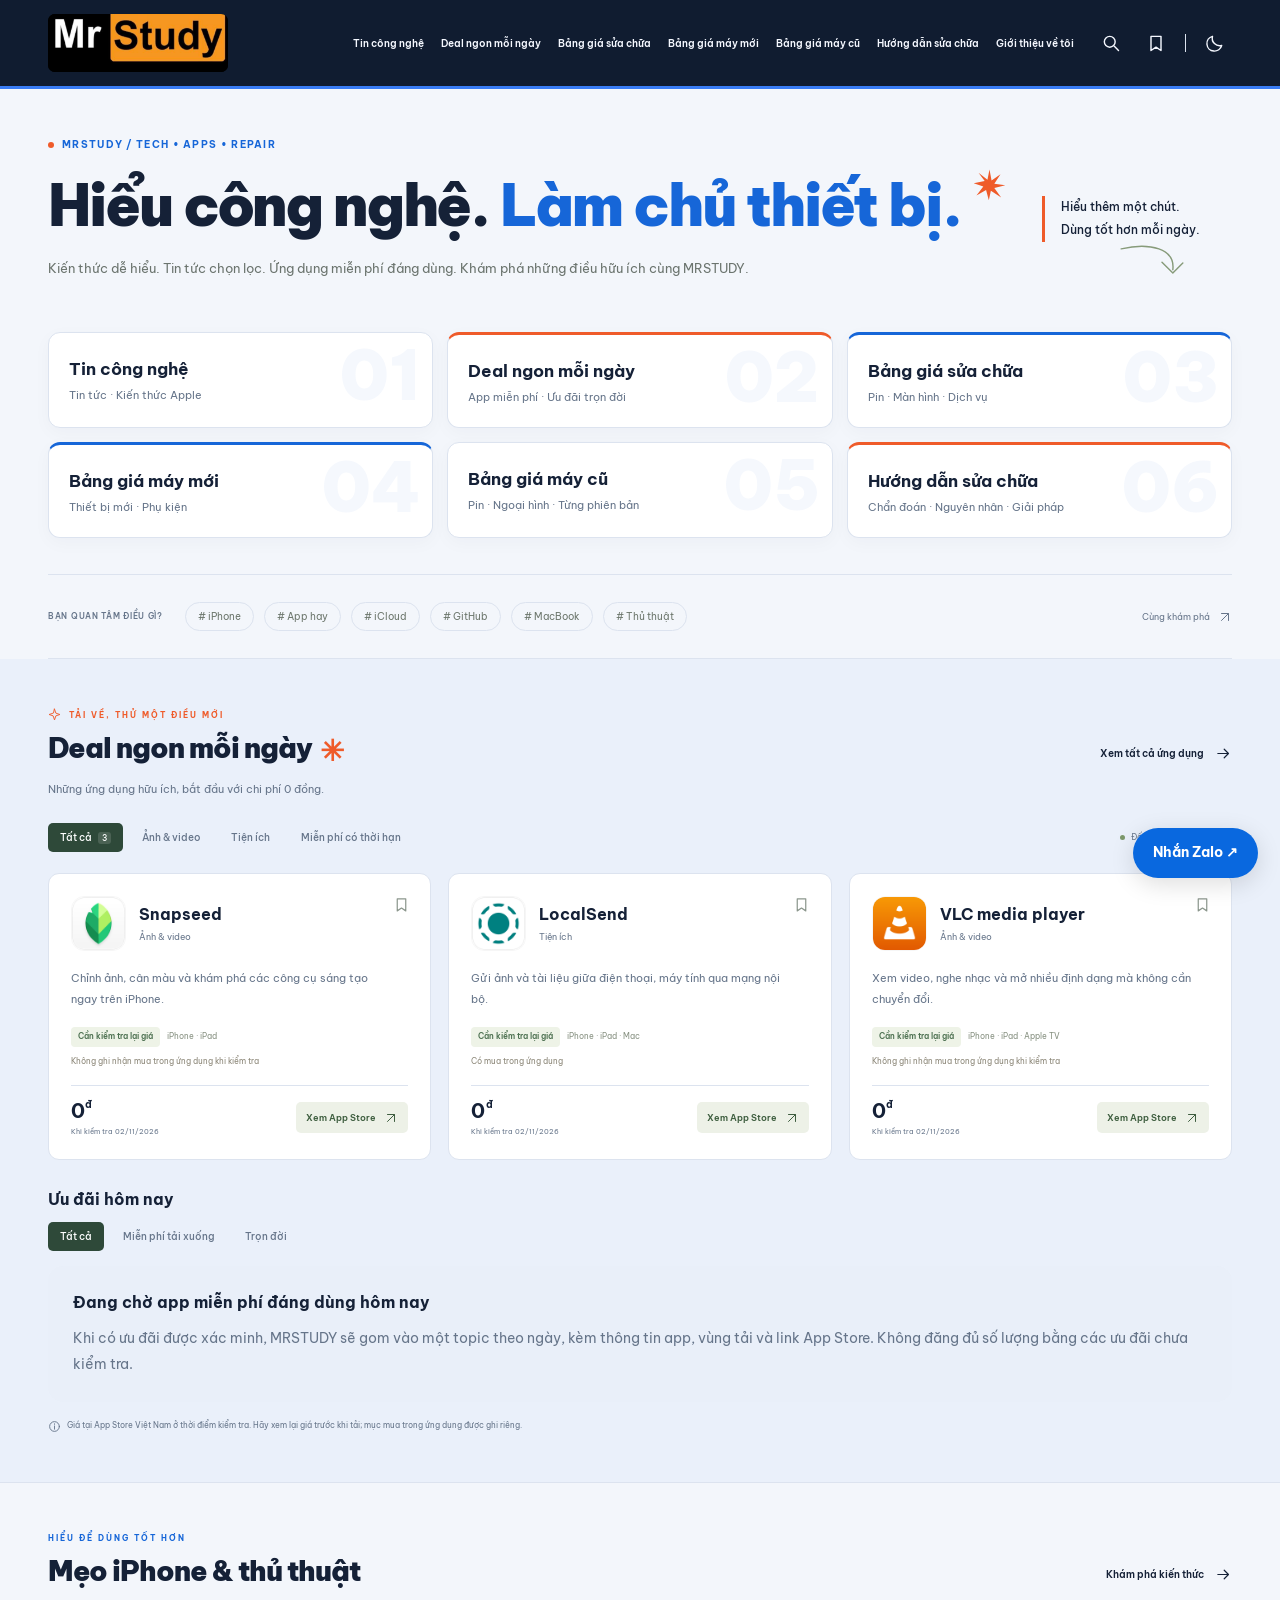
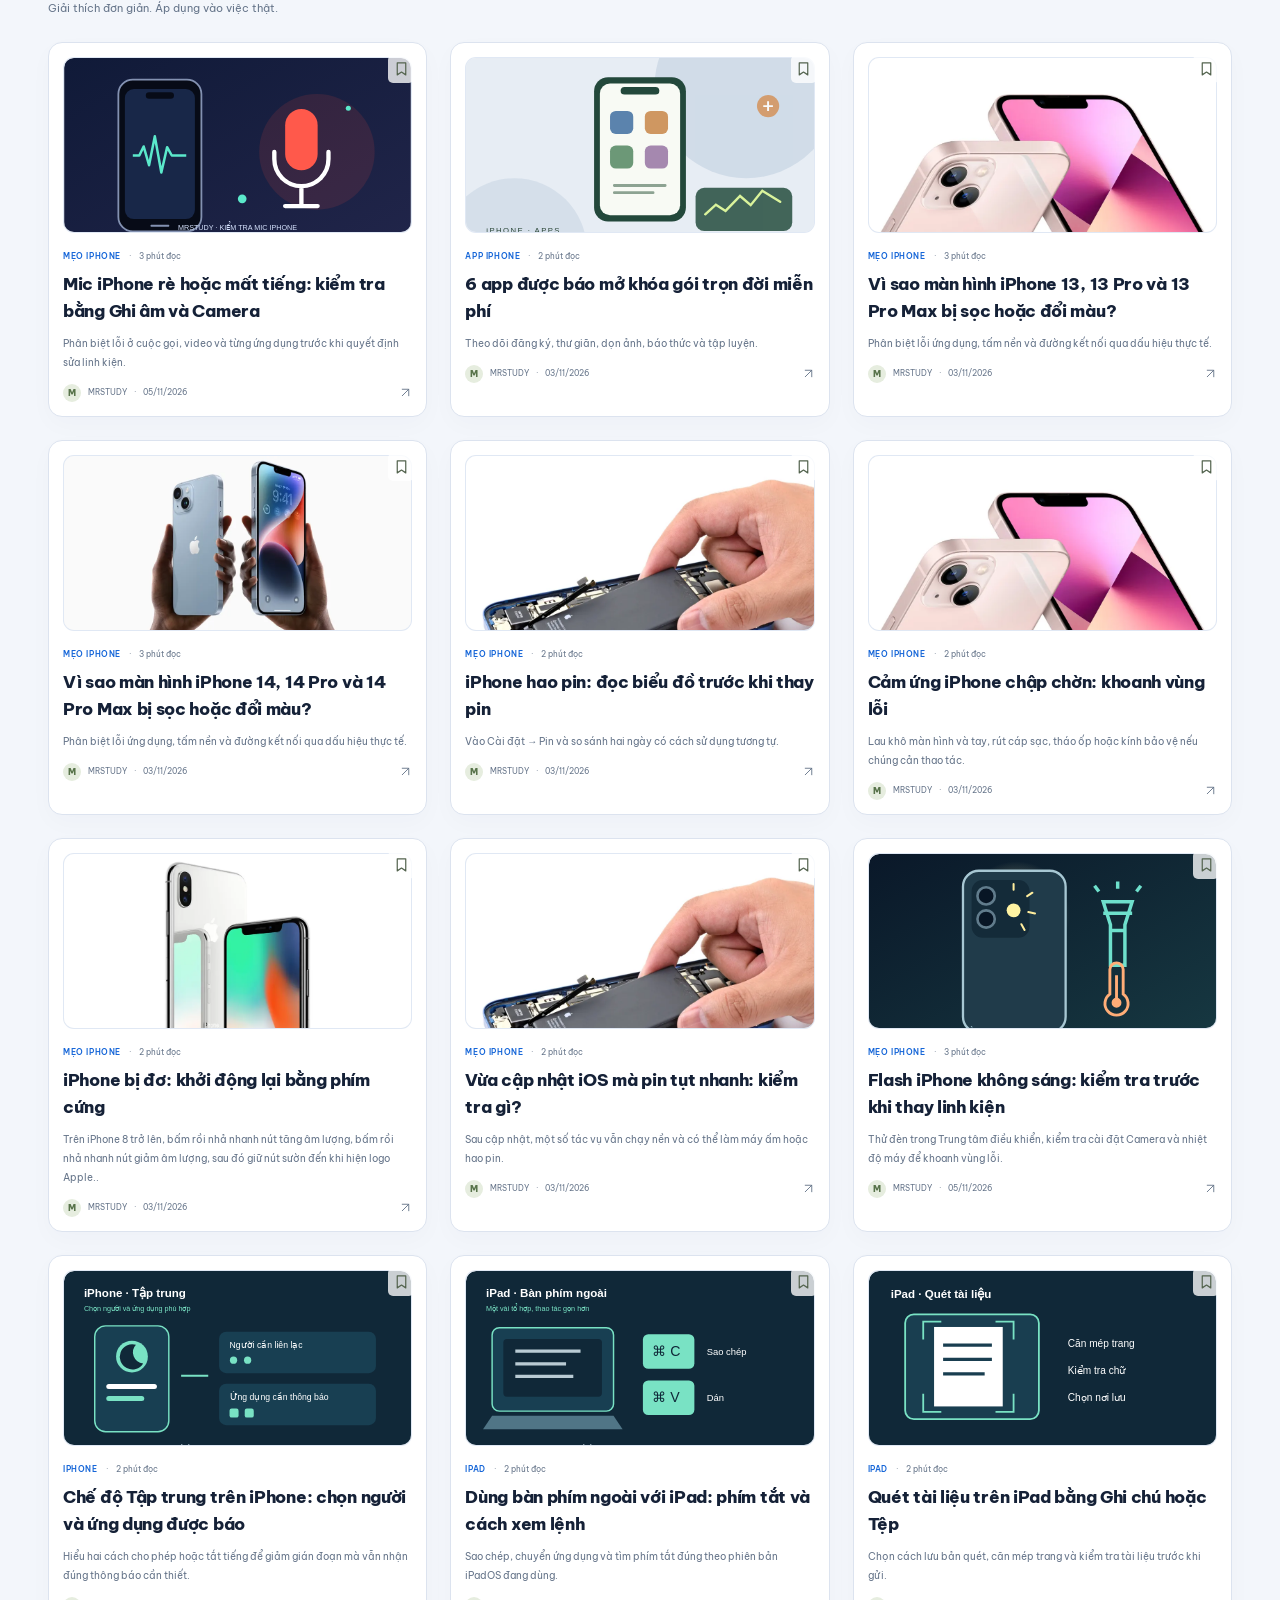
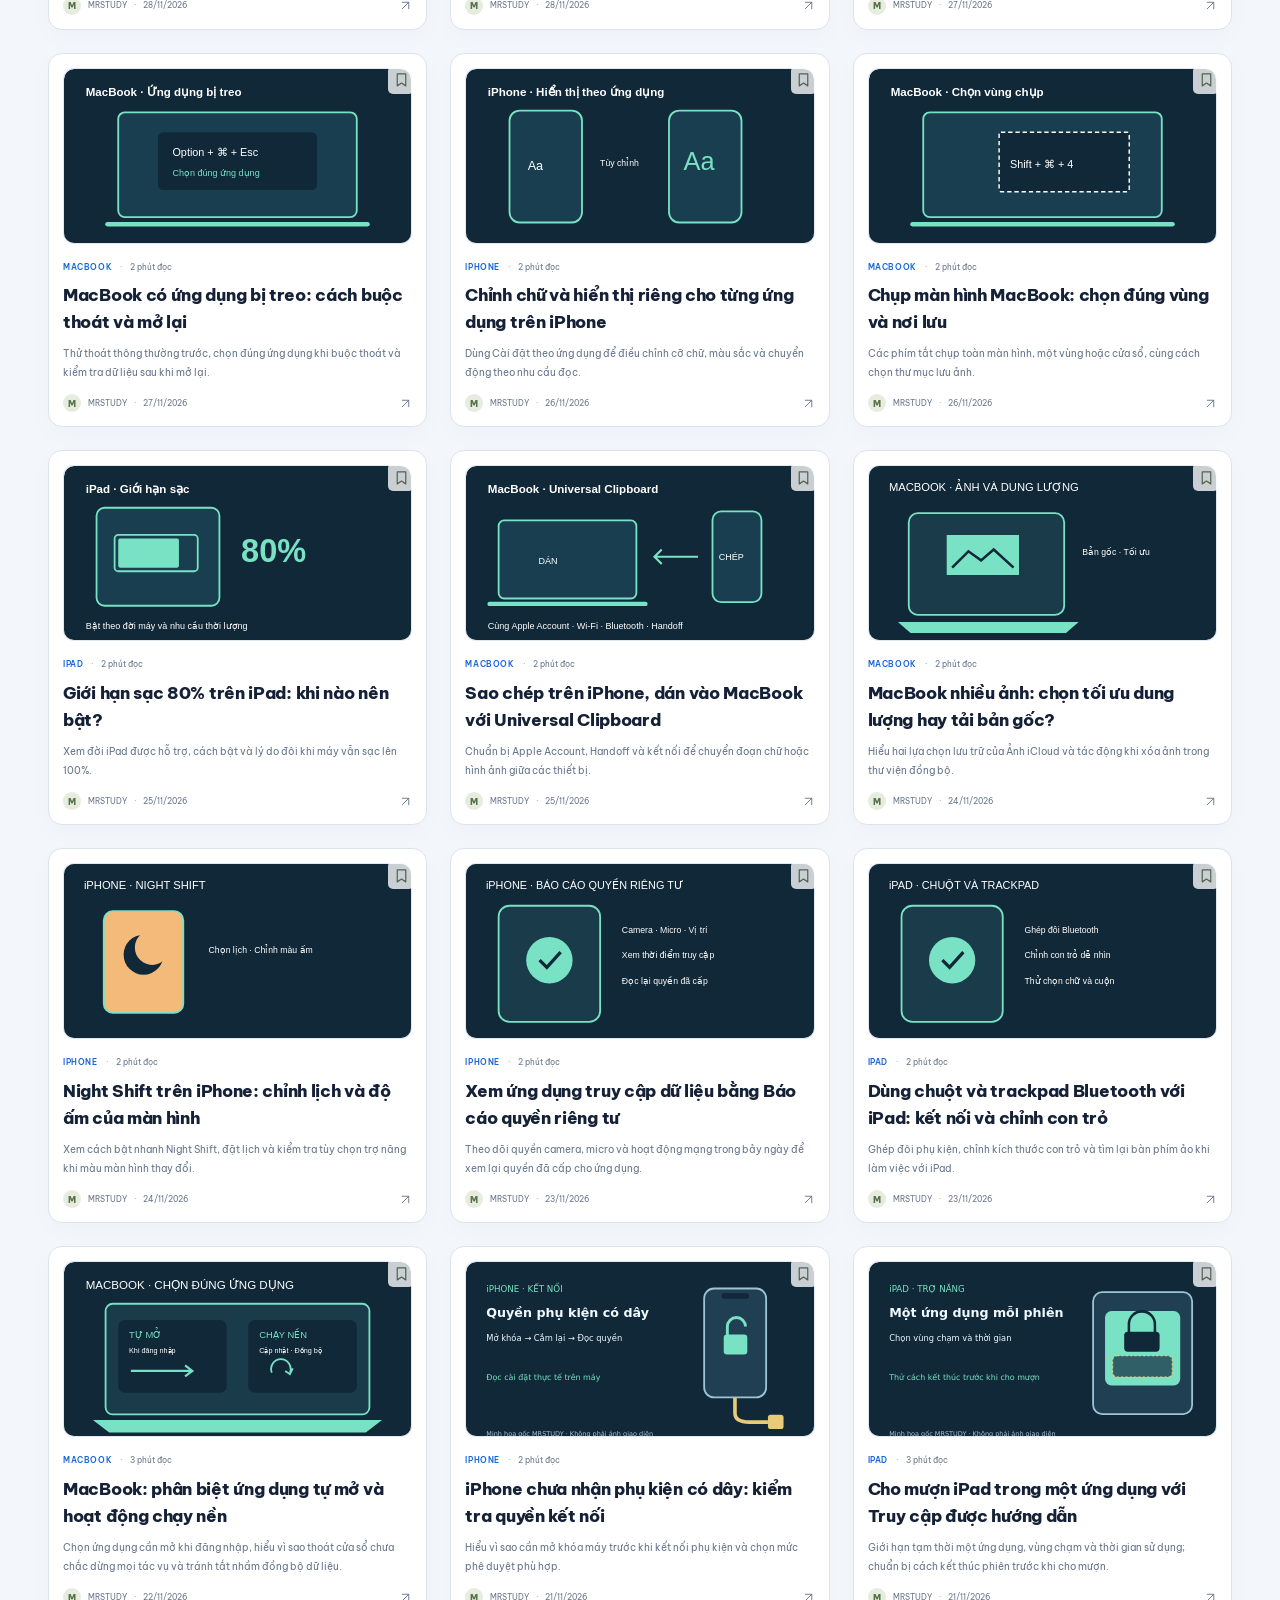
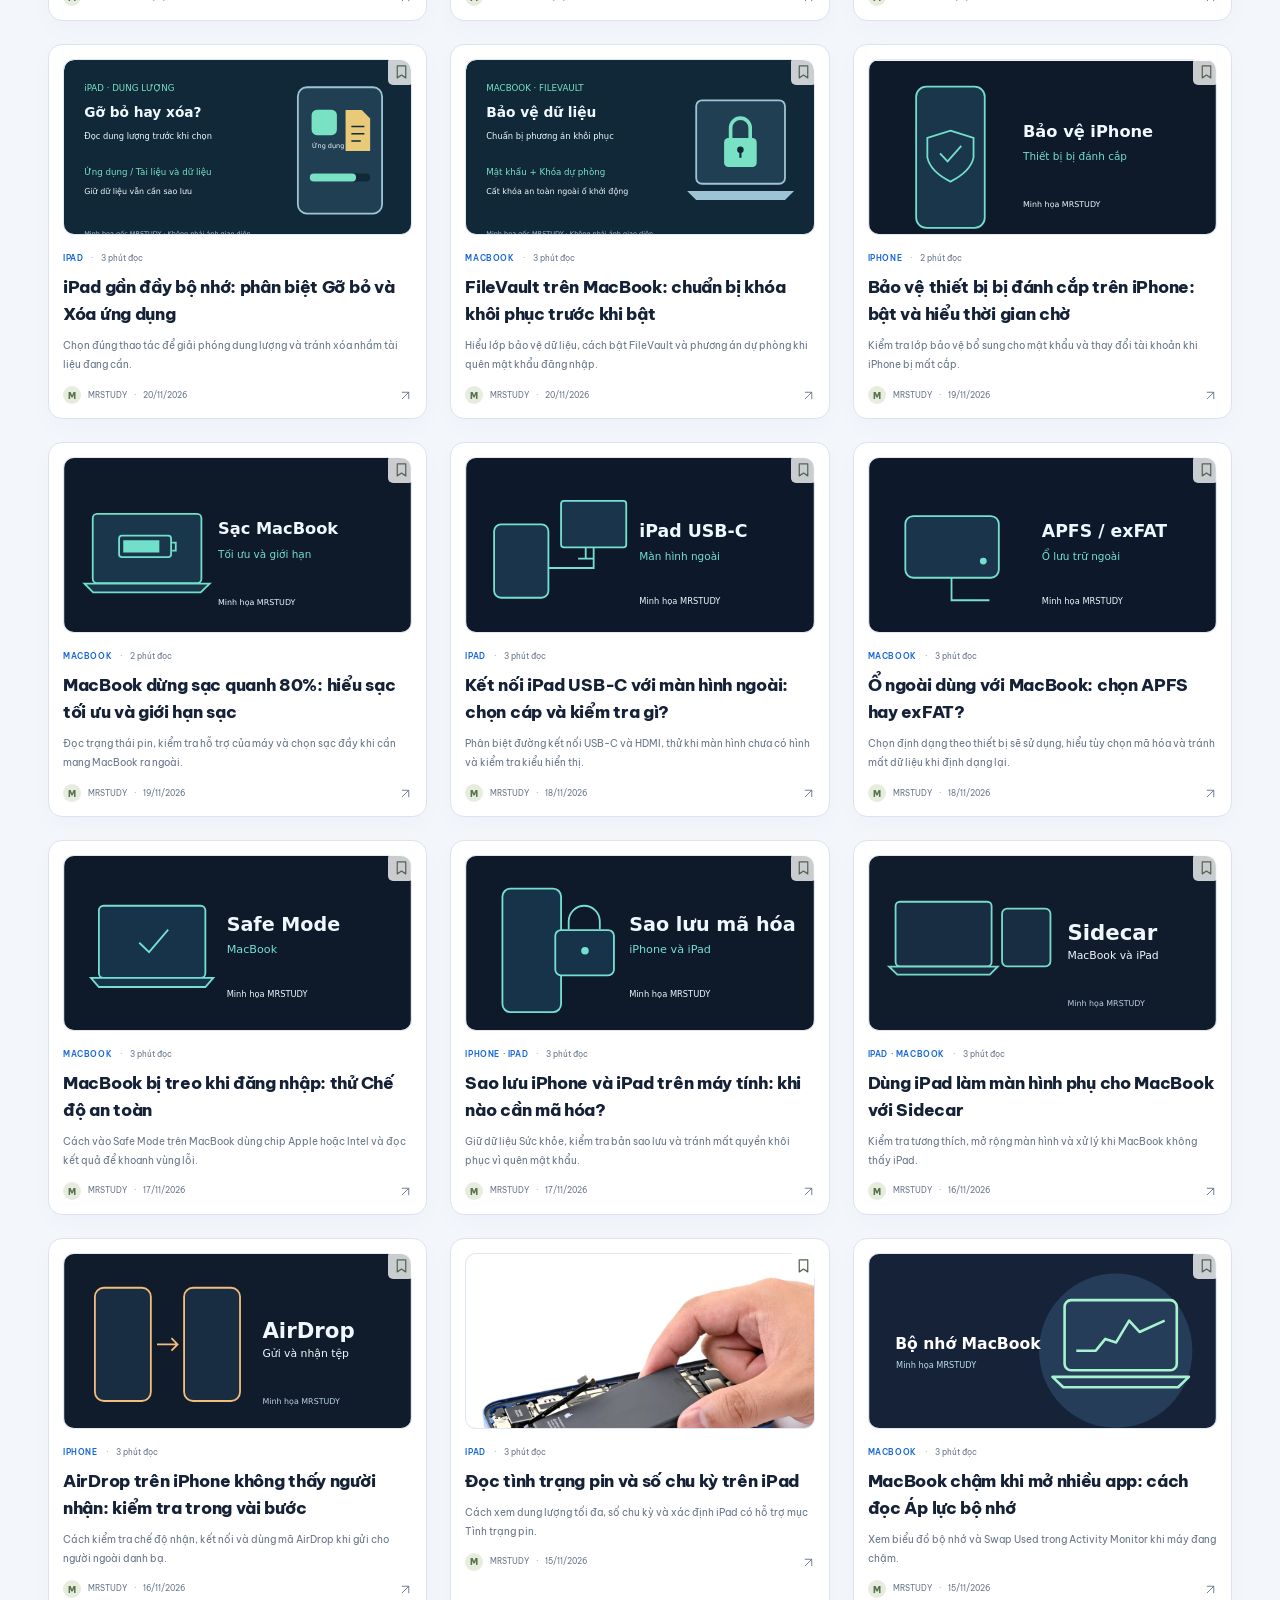
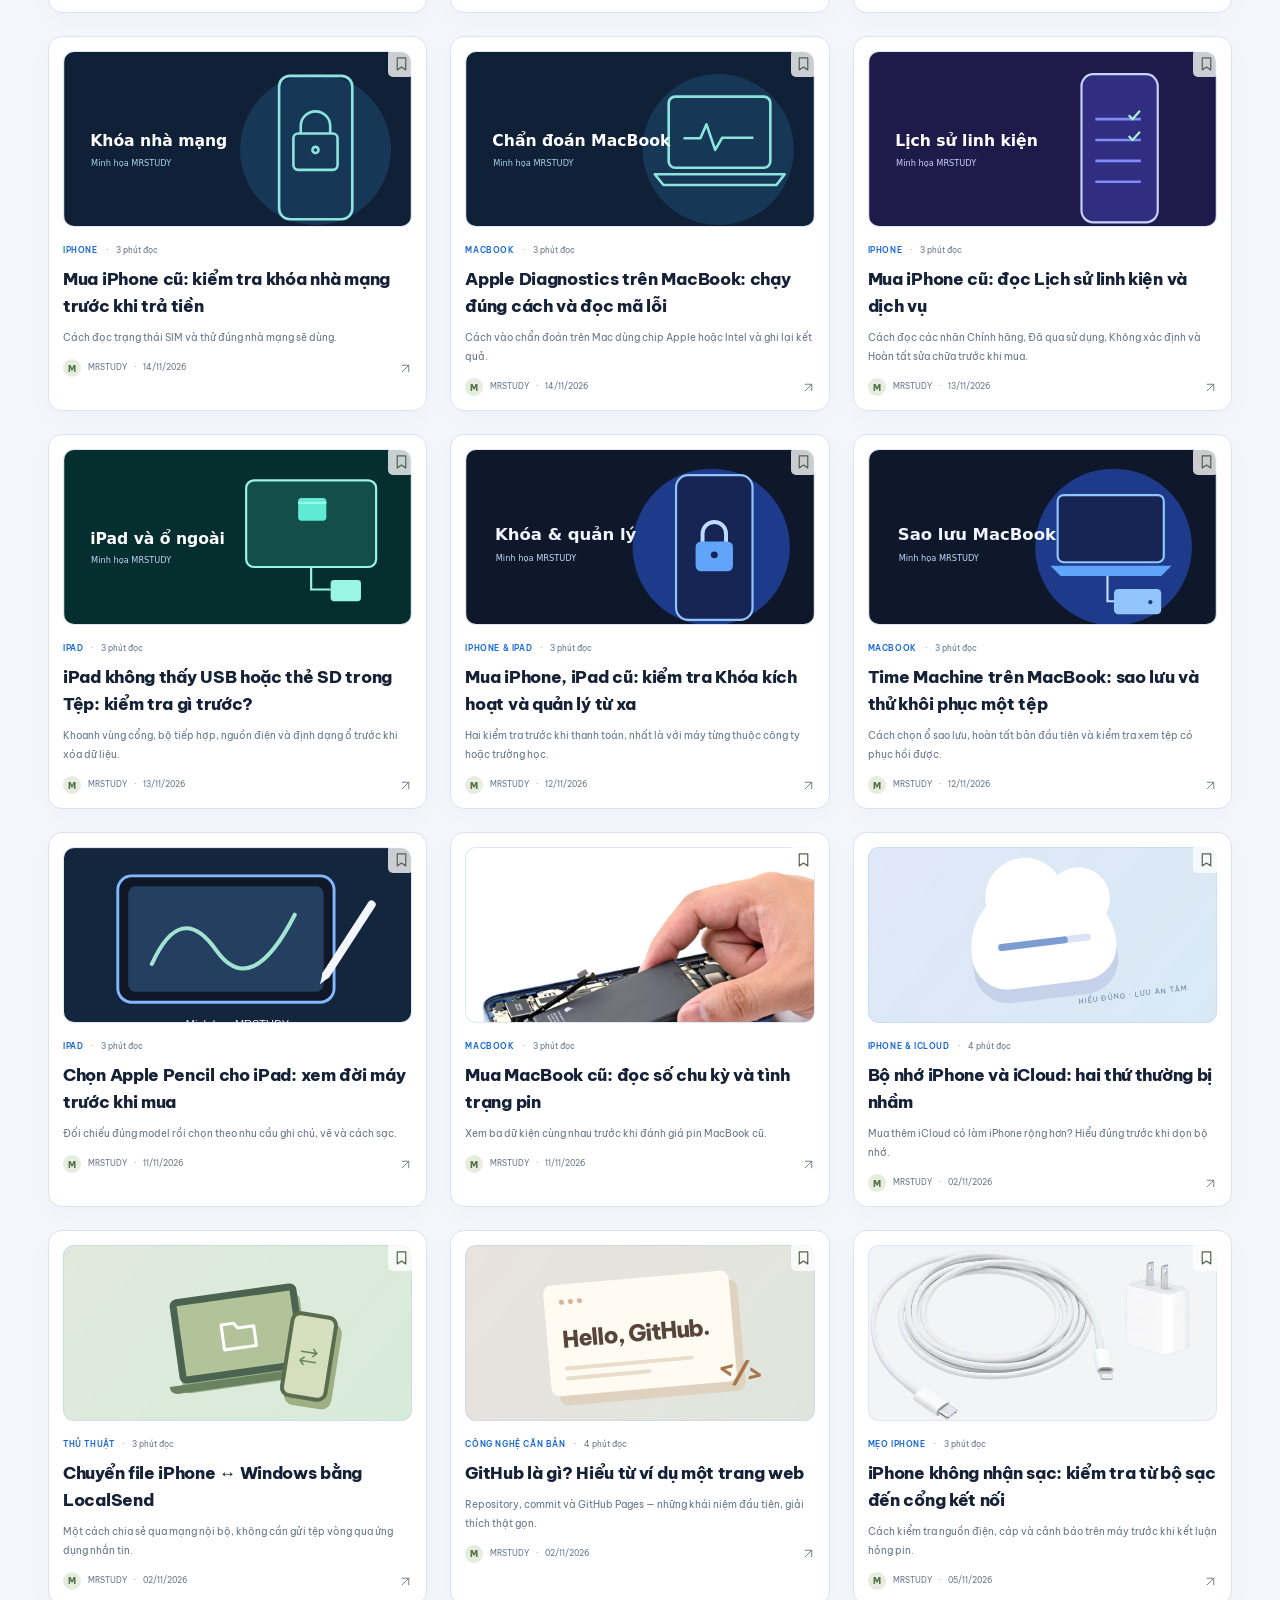
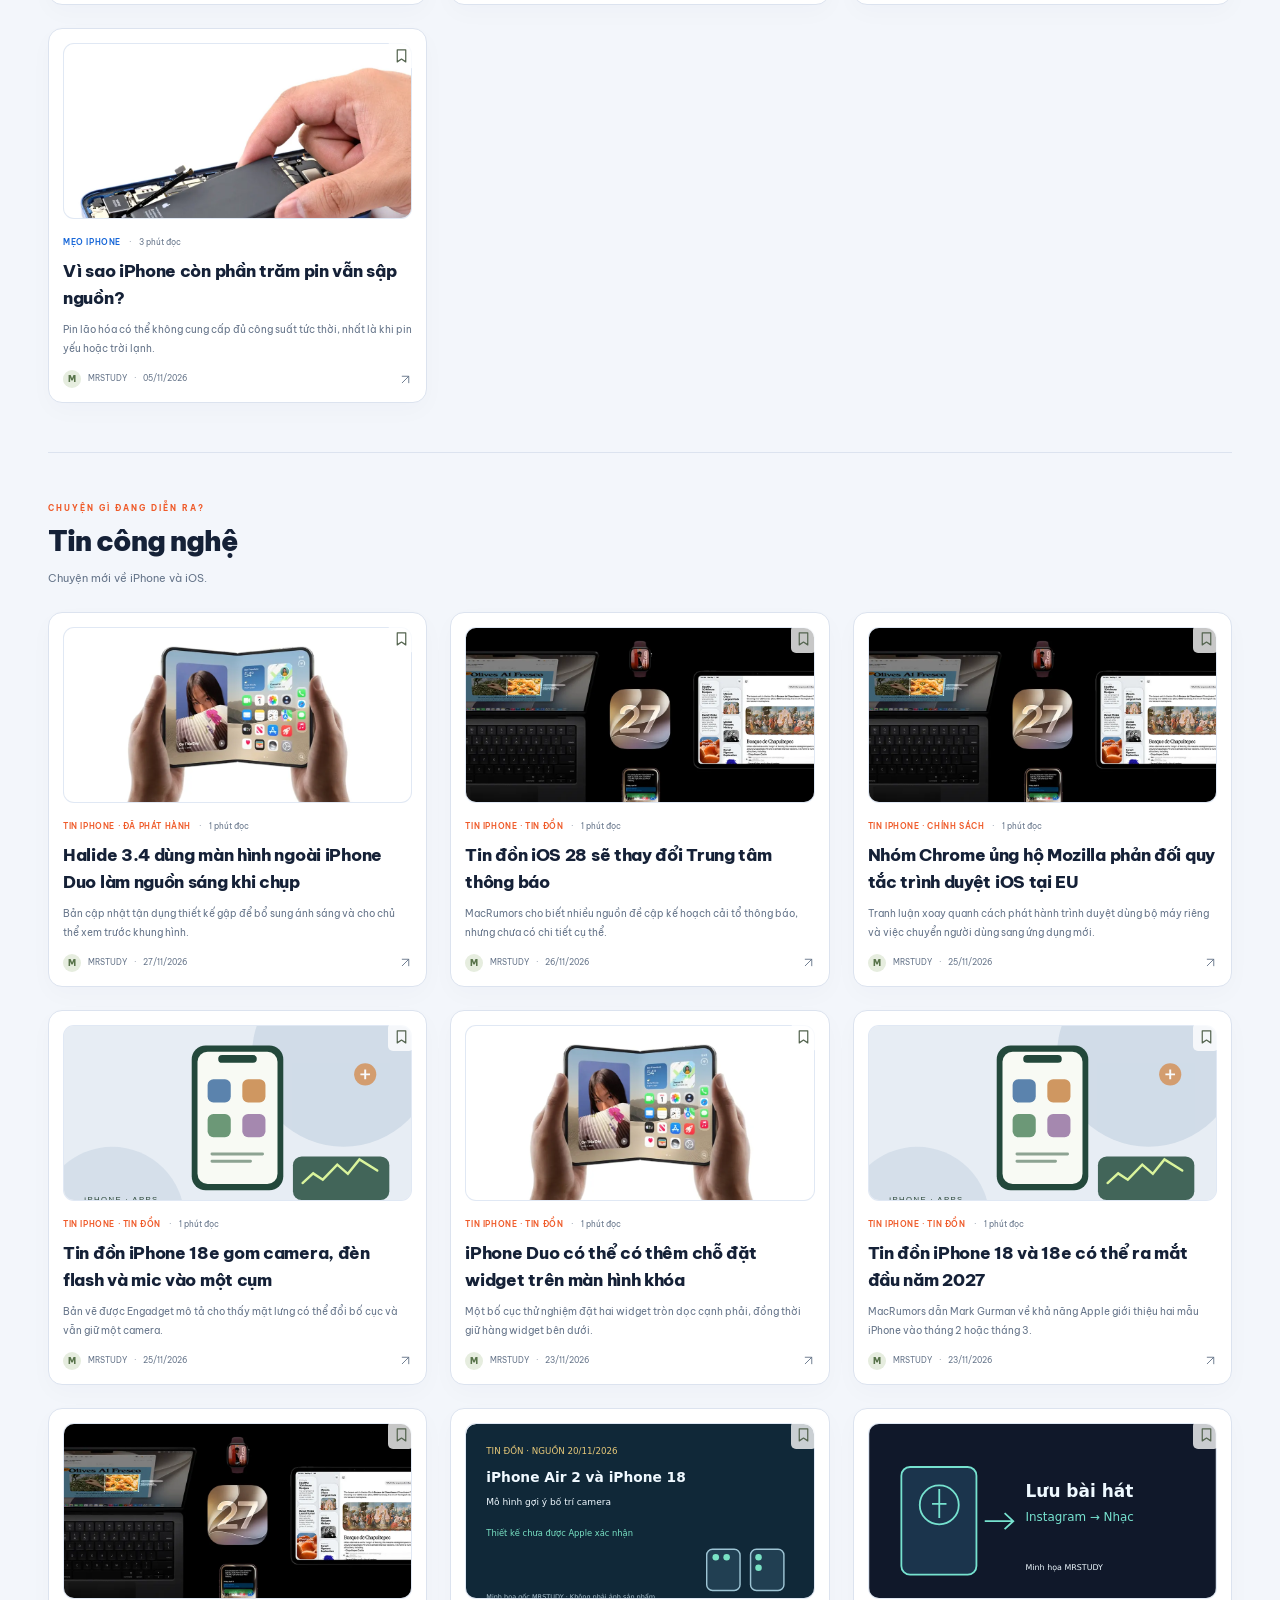
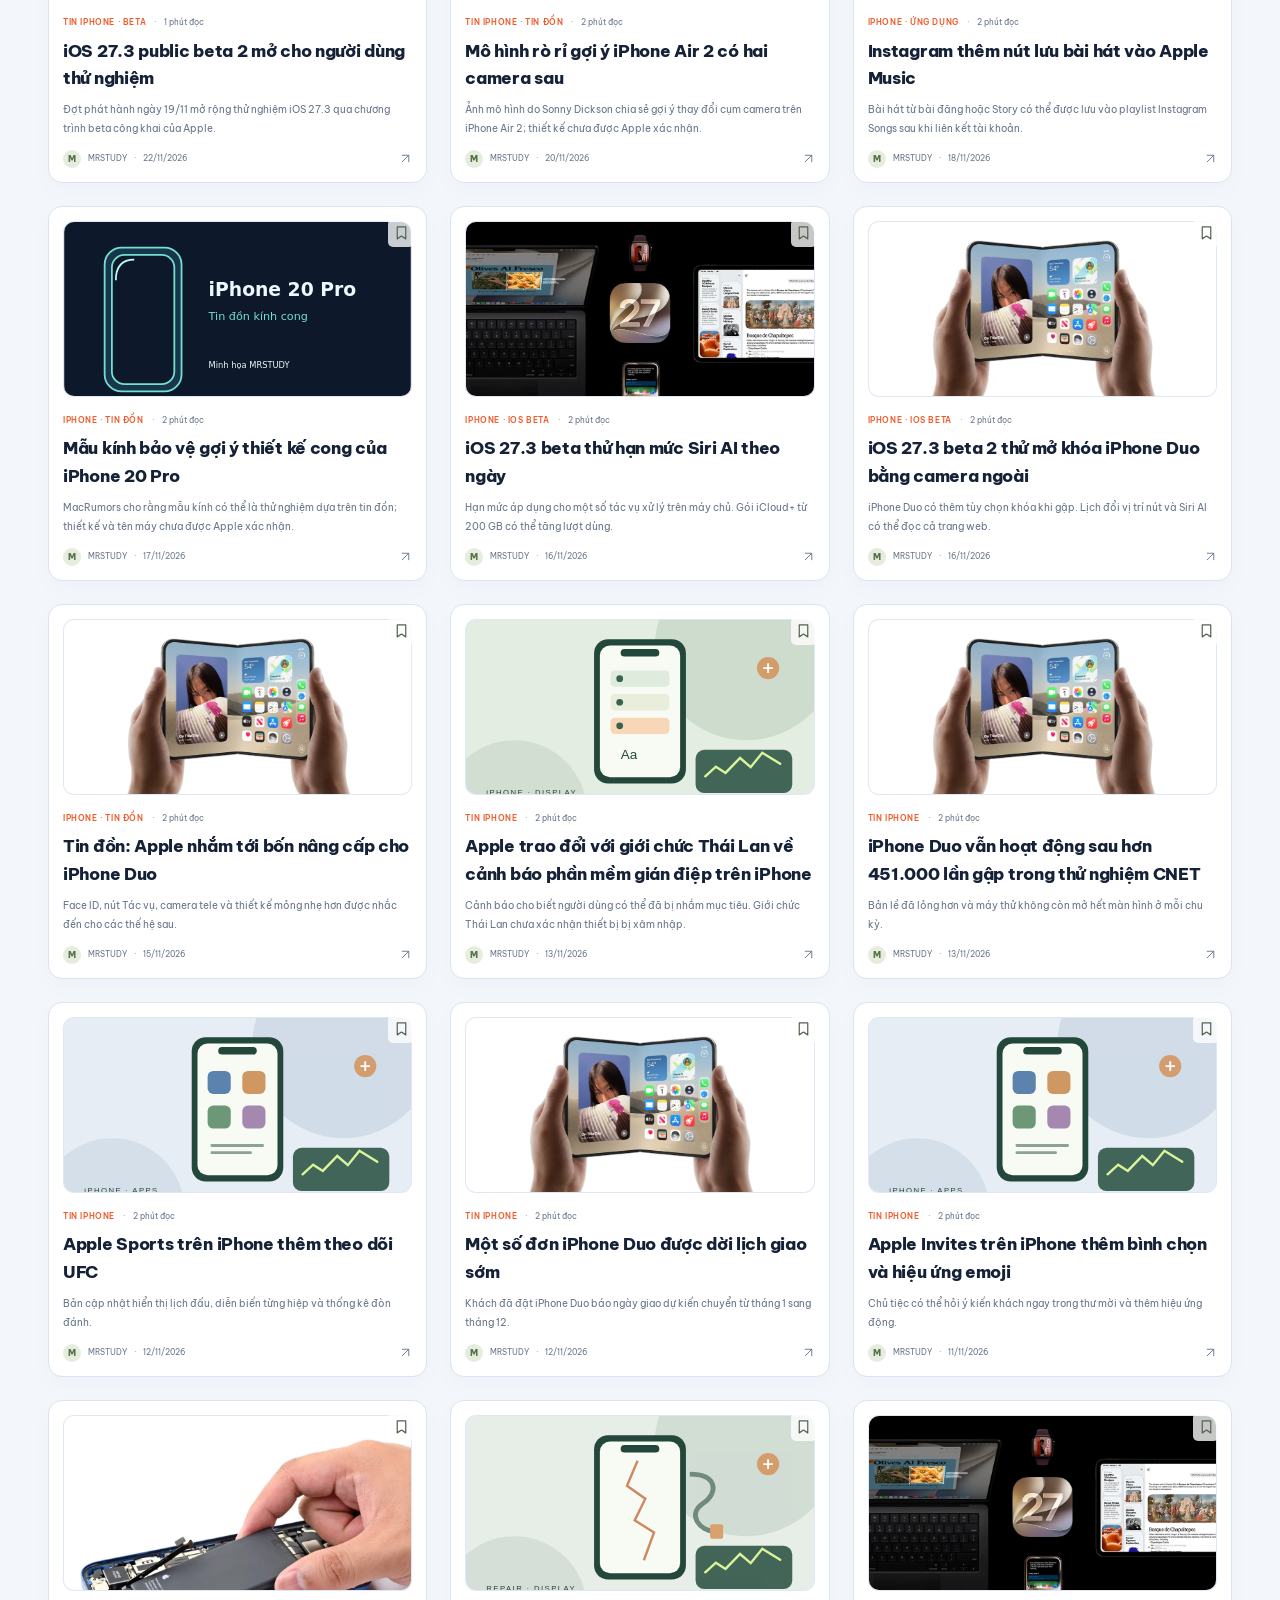
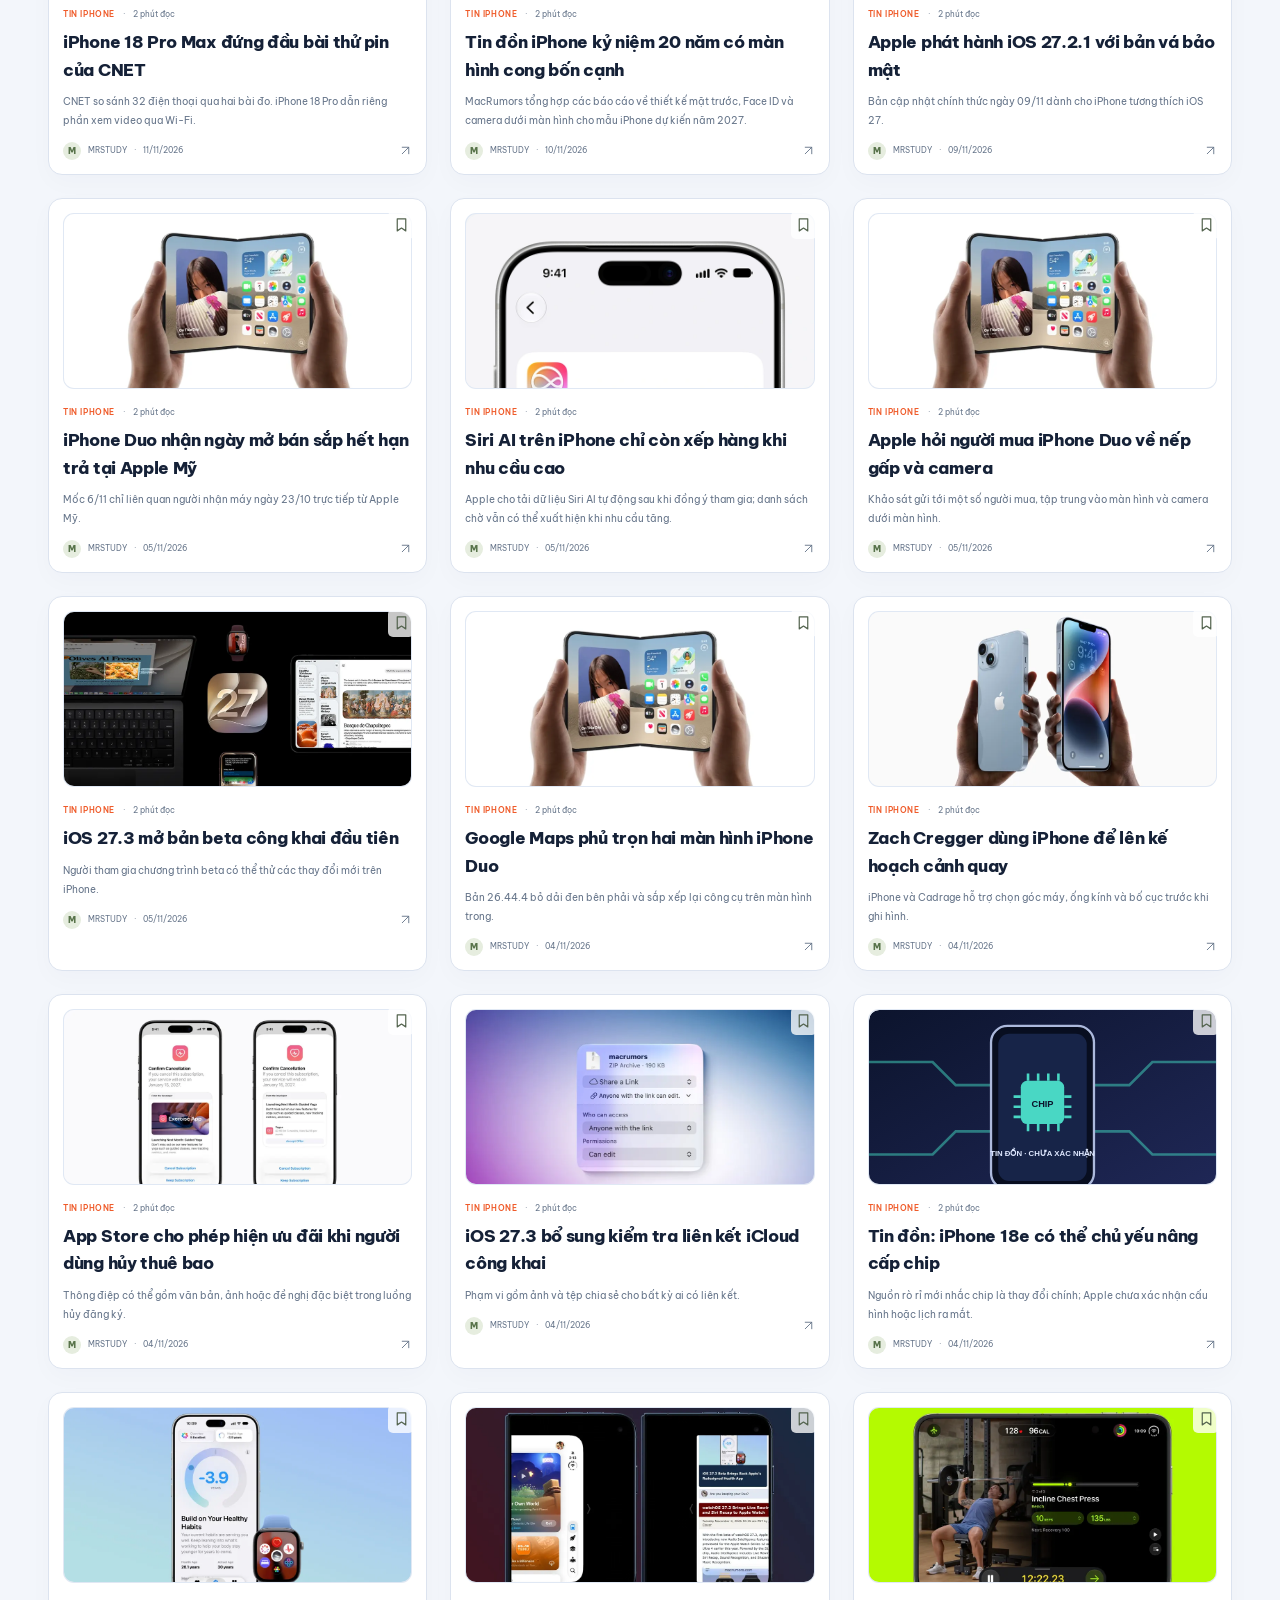
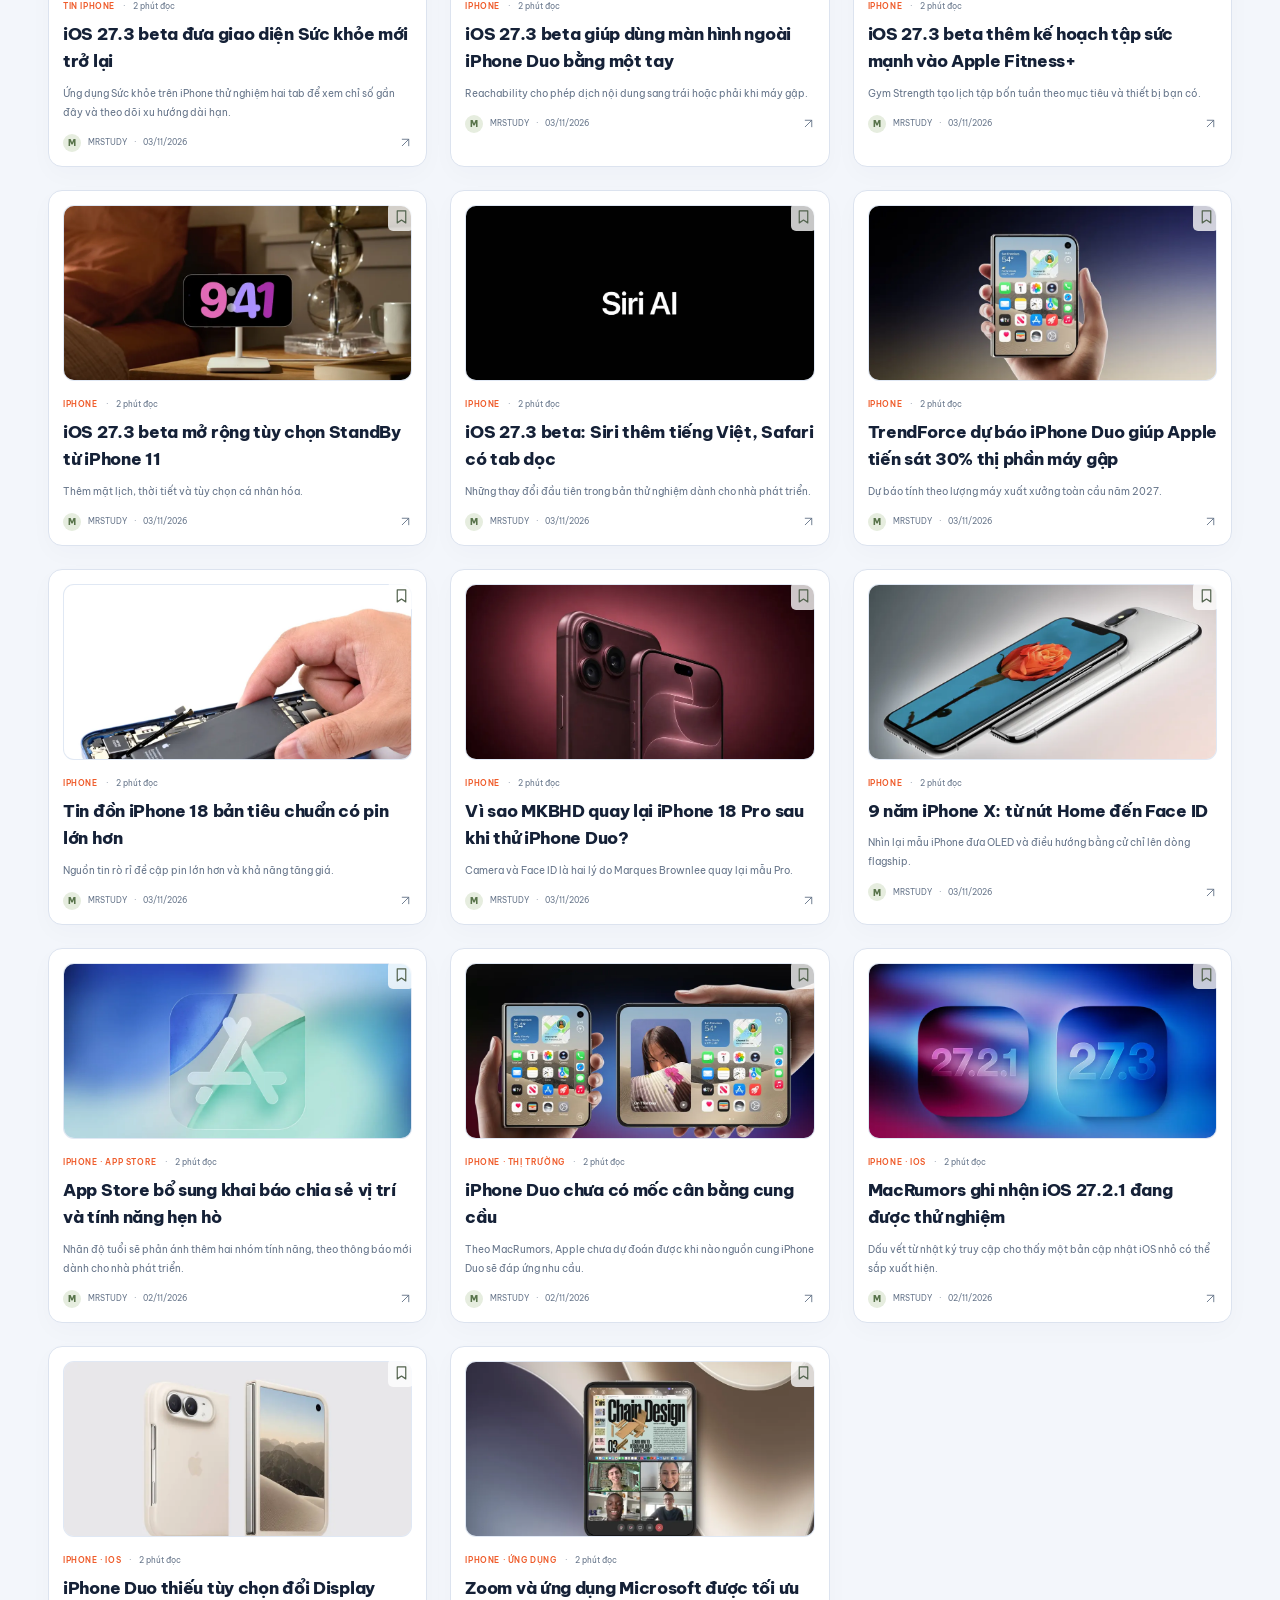
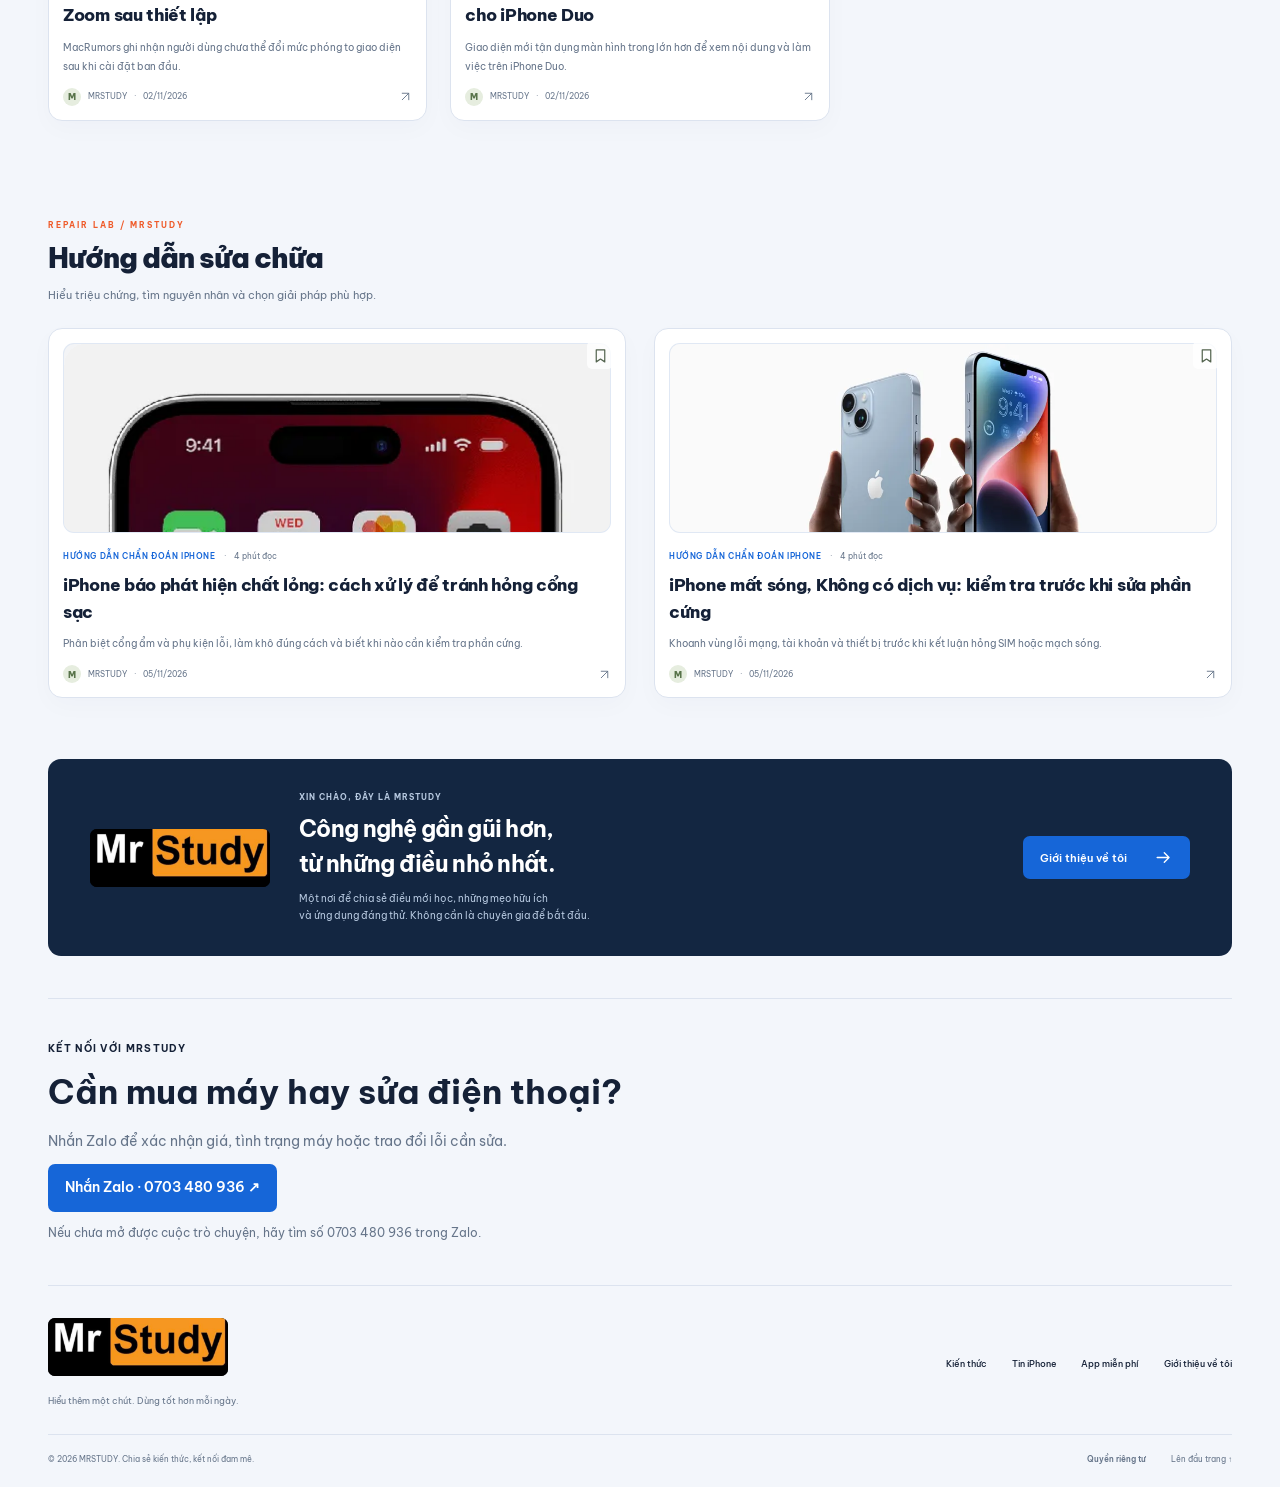
<file: index.html>
<!doctype html>
<html lang="vi">
<head>
  <meta charset="utf-8">
  <meta name="viewport" content="width=device-width, initial-scale=1">
  <meta name="theme-color" content="#f7f8f3">
  <meta name="description" content="MRSTUDY — Kiến thức công nghệ dễ hiểu, tin tức có nguồn và những ứng dụng App Store miễn phí đáng dùng.">
  <meta property="og:title" content="MRSTUDY — Công nghệ hay, chia sẻ mỗi ngày">
  <meta property="og:description" content="Hiểu thêm một chút. Dùng tốt hơn mỗi ngày. Khám phá kiến thức, tin công nghệ và ứng dụng miễn phí cùng MRSTUDY.">
  <meta property="og:type" content="website">
  <title>MRSTUDY — Công nghệ hay, chia sẻ mỗi ngày</title>
  <link rel="icon" href="./assets/favicon.svg" type="image/svg+xml">
  <link rel="stylesheet" href="./style.css?v=5b03ae3e1ca5">
  <script defer src="./content.js?v=8921623d7f82"></script>
  <script defer src="./phone-content.js?v=e6300f7a071f"></script>
  <script defer src="./deal-rules.js?v=82db136805c2"></script>
  <script defer src="./app.js?v=7533ddf79393"></script>
  <script defer src="./deals.js?v=5b6302c26e7e"></script>
</head>
<body>
  <a class="skip" href="#noi-dung">Đến nội dung chính</a>
  <header class="header">
    <div class="shell header-inner">
      <a class="brand" href="#trang-chu" aria-label="MRSTUDY — Trang chủ"><img class="brand-logo" src="./assets/mrstudy-logo.jpeg" alt="MrStudy" width="960" height="960"></a>
      <nav class="desktop-nav" aria-label="Điều hướng chính"><a class="nav-link" href="#tin-tuc">Tin công nghệ</a><a class="nav-link" href="#app-mien-phi">Deal ngon mỗi ngày</a><a class="nav-link" href="./bao-gia.html#sua-chua">Bảng giá sửa chữa</a><a class="nav-link" href="./bao-gia.html#may-moi">Bảng giá máy mới</a><a class="nav-link" href="./bao-gia.html#may-cu">Bảng giá máy cũ</a><a class="nav-link" href="#huong-dan">Hướng dẫn sửa chữa</a><a class="nav-link" href="./gioi-thieu.html">Giới thiệu về tôi</a></nav>
      <div class="header-tools">
        <button class="icon-button" id="search-open" aria-label="Tìm kiếm" title="Tìm kiếm (phím /)"><svg><use href="#i-search"/></svg></button>
        <button class="icon-button saved-open" aria-label="Bài viết và ứng dụng đã lưu" title="Đã lưu"><svg><use href="#i-bookmark"/></svg><span class="save-count" hidden>0</span></button>
        <span class="tool-divider"></span>
        <button class="icon-button" id="theme-toggle" aria-label="Chuyển sang giao diện tối" title="Đổi giao diện"><svg><use href="#i-moon"/></svg></button>
        <button class="icon-button menu-button" id="menu-toggle" aria-label="Mở menu" aria-expanded="false" aria-controls="mobile-nav"><svg><use href="#i-menu"/></svg></button>
      </div>
    </div>
    <nav class="mobile-nav shell" id="mobile-nav" aria-label="Điều hướng trên điện thoại" hidden><a class="nav-link" href="#tin-tuc">Tin công nghệ</a><a class="nav-link" href="#app-mien-phi">Deal ngon mỗi ngày</a><a class="nav-link" href="./bao-gia.html#sua-chua">Bảng giá sửa chữa</a><a class="nav-link" href="./bao-gia.html#may-moi">Bảng giá máy mới</a><a class="nav-link" href="./bao-gia.html#may-cu">Bảng giá máy cũ</a><a class="nav-link" href="#huong-dan">Hướng dẫn sửa chữa</a><a class="nav-link" href="./gioi-thieu.html">Giới thiệu về tôi</a></nav>
  </header>
  <main id="noi-dung">
    <section class="intro shell" id="trang-chu">
      <div class="intro-copy"><div class="eyebrow"><span class="tiny-dot"></span> MRSTUDY / TECH • APPS • REPAIR</div><h1>Hiểu công nghệ.<br> <span>Làm chủ thiết bị.</span><svg class="heading-spark" viewBox="0 0 48 48" aria-hidden="true"><path d="m24 2 3 16 13-9-9 14 16 2-16 4 10 14-15-10-3 14-4-15-14 8 10-13L1 22l16-3L8 7l13 10Z"/></svg></h1><p>Kiến thức dễ hiểu. Tin tức chọn lọc.<br class="mobile-only"> Ứng dụng miễn phí đáng dùng.<br> Khám phá những điều hữu ích cùng MRSTUDY.</p></div>
      <div class="intro-note"><span class="note-line"></span><span>Hiểu thêm một chút.<br>Dùng tốt hơn mỗi ngày.</span><svg viewBox="0 0 90 50" aria-hidden="true"><path d="M5 8C40 0 70 8 67 33M54 24l13 13 12-12"/></svg></div>
    </section>
<nav class="quick-sections shell" aria-label="Chuyên mục"><a href="#tin-tuc"><span class="portal-number">01</span><strong>Tin công nghệ</strong><small>Tin tức · Kiến thức Apple</small></a><a href="#app-mien-phi"><span class="portal-number">02</span><strong>Deal ngon mỗi ngày</strong><small>App miễn phí · Ưu đãi trọn đời</small></a><a href="./bao-gia.html#sua-chua"><span class="portal-number">03</span><strong>Bảng giá sửa chữa</strong><small>Pin · Màn hình · Dịch vụ</small></a><a href="./bao-gia.html#may-moi"><span class="portal-number">04</span><strong>Bảng giá máy mới</strong><small>Thiết bị mới · Phụ kiện</small></a><a href="./bao-gia.html#may-cu"><span class="portal-number">05</span><strong>Bảng giá máy cũ</strong><small>Pin · Ngoại hình · Từng phiên bản</small></a><a href="#huong-dan"><span class="portal-number">06</span><strong>Hướng dẫn sửa chữa</strong><small>Chẩn đoán · Nguyên nhân · Giải pháp</small></a></nav>
    <section class="feature-grid shell" aria-label="Nội dung nổi bật">
      <article class="hero-card">
        <div class="hero-copy"><span class="tag tag-white"><svg><use href="#i-spark"/></svg> MRSTUDY CHỌN</span><h2>App hay không nhất thiết<br>phải tốn tiền.</h2><p>3 ứng dụng miễn phí để chiếc iPhone<br>của bạn làm được nhiều hơn.</p><a class="button button-dark" href="#app-mien-phi">Khám phá ngay <svg><use href="#i-arrow"/></svg></a><div class="hero-foot"><span class="avatar">M<span>✳</span></span><span>Gợi ý từ MRSTUDY<br><small>Đã đối chiếu App Store Việt Nam</small></span></div></div>
        <div class="hero-art" aria-label="Minh họa điện thoại với các ứng dụng hữu ích" role="img"><span class="art-orbit orbit-one"></span><span class="art-orbit orbit-two"></span><span class="art-plus p1">✳</span><span class="art-plus p2">+</span><div class="free-sticker">100%<strong>HAY HO</strong></div><div class="phone"><div class="phone-island"></div><div class="phone-top"><span>9:41</span><span>▮▮▮ ▰</span></div><div class="phone-date">THỨ HAI, 2 THÁNG 11</div><div class="phone-time">09:41</div><div class="phone-widget"><span>Góc công nghệ của bạn</span><strong>Ít chi phí.<br>Nhiều tiện ích.</strong><span>MRSTUDY ↗</span></div><div class="phone-apps"><img src="./assets/snapseed.png" alt="" onerror="this.hidden=true"><img src="./assets/localsend.png" alt="" onerror="this.hidden=true"><img src="./assets/vlc.png" alt="" onerror="this.hidden=true"></div><div class="phone-home"></div></div><div class="floating-app app-green"><svg><use href="#i-leaf"/></svg></div><div class="floating-app app-orange"><svg><use href="#i-play"/></svg></div><div class="price-label"><span>ĐÁNG DÙNG</span><strong>0<span>đ</span></strong><svg><use href="#i-arrow"/></svg></div></div>
      </article>
      <div class="feature-side">
        <article class="side-card side-cloud"><div><span class="eyebrow">KIẾN THỨC DỄ HIỂU</span><h2><a href="#bai-viet/icloud-va-bo-nho-iphone">iCloud đầy?<br>Đừng vội xóa ảnh.</a></h2><p>Hiểu đúng về bộ nhớ iPhone và iCloud.</p></div><div class="cloud-art" aria-hidden="true"><svg viewBox="0 0 160 110"><path d="M42 86C2 88 1 39 36 37 39 5 93-2 105 33c44-6 62 49 19 53Z" fill="#fff"/><path d="M47 65h66" stroke="#77a3e5" stroke-width="9" stroke-linecap="round"/><path d="M47 65h39" stroke="#3970c0" stroke-width="9" stroke-linecap="round"/><circle cx="111" cy="25" r="18" fill="#fdbb76"/><path d="M111 16v12m0 6v1" stroke="#3c4a56" stroke-width="3" stroke-linecap="round"/></svg></div><a class="round-arrow" href="#bai-viet/icloud-va-bo-nho-iphone" aria-label="Đọc bài về iCloud"><svg><use href="#i-diagonal"/></svg></a></article>
        <article class="side-card side-transfer"><div><span class="eyebrow">MẸO NHỎ · HỮU ÍCH LỚN</span><h2><a href="#bai-viet/chuyen-file-voi-localsend">iPhone ↔ Windows.<br>Chuyển file thật gọn.</a></h2><p>Làm quen với LocalSend.</p></div><div class="transfer-art" aria-hidden="true"><div class="mini-laptop"><svg><use href="#i-folder"/></svg></div><svg class="transfer-arrows"><use href="#i-transfer"/></svg><div class="mini-phone"><svg><use href="#i-file"/></svg></div></div><a class="round-arrow" href="#bai-viet/chuyen-file-voi-localsend" aria-label="Đọc cách dùng LocalSend"><svg><use href="#i-diagonal"/></svg></a></article>
      </div>
    </section>
    <div class="topics shell"><span>BẠN QUAN TÂM ĐIỀU GÌ?</span><button data-search="iPhone"># iPhone</button><button data-search="ứng dụng"># App hay</button><button data-search="iCloud"># iCloud</button><button data-search="GitHub"># GitHub</button><button data-search="MacBook"># MacBook</button><button data-search="LocalSend"># Thủ thuật</button><span class="topic-caption">Cùng khám phá <svg><use href="#i-diagonal"/></svg></span></div>
    <section class="section apps-section" id="app-mien-phi">
      <div class="shell">
        <div class="section-heading"><div><div class="eyebrow accent-orange"><svg><use href="#i-spark"/></svg> TẢI VỀ, THỬ MỘT ĐIỀU MỚI</div><h2>Deal ngon mỗi ngày <span class="section-star">✳</span></h2><p>Những ứng dụng hữu ích, bắt đầu với chi phí 0 đồng.</p></div><a class="text-link" href="#ung-dung" id="all-apps-link">Xem tất cả ứng dụng <svg><use href="#i-arrow"/></svg></a></div>
        <div class="apps-toolbar"><div class="tabs" role="group" aria-label="Lọc ứng dụng"><button class="tab active" data-app-filter="all" aria-pressed="true">Tất cả <span>3</span></button><button class="tab" data-app-filter="photo" aria-pressed="false">Ảnh & video</button><button class="tab" data-app-filter="utility" aria-pressed="false">Tiện ích</button><button class="tab" data-app-filter="limited" aria-pressed="false">Miễn phí có thời hạn</button></div><span class="verified"><span class="tiny-dot"></span> Đối chiếu ngày 02.11.2026</span></div>
        <div class="apps-grid" id="apps-grid"></div><div class="app-daily" id="uu-dai-app"><h3>Ưu đãi hôm nay</h3><div class="tabs deal-filter" role="group" aria-label="Lọc ưu đãi"><button class="tab active" data-deal-filter="all" aria-pressed="true">Tất cả</button><button class="tab" data-deal-filter="download" aria-pressed="false">Miễn phí tải xuống</button><button class="tab" data-deal-filter="upgrade" aria-pressed="false">Trọn đời</button></div><p id="deal-status" class="price-source" role="status" hidden></p><div id="deal-list"><p>Chưa có ưu đãi mới được đối chiếu. Bạn có thể xem thông báo tại kênh nguồn và kiểm tra giá trực tiếp trong App Store.</p></div></div>
        <p class="price-note"><svg><use href="#i-info"/></svg><span>Giá tại App Store Việt Nam ở thời điểm kiểm tra. Hãy xem lại giá trước khi tải; mục mua trong ứng dụng được ghi riêng.</span></p>
      </div>
    </section>

    <section class="section shell" id="kien-thuc">
      <div class="section-heading"><div><div class="eyebrow accent-green">HIỂU ĐỂ DÙNG TỐT HƠN</div><h2>Mẹo iPhone & thủ thuật</h2><p>Giải thích đơn giản. Áp dụng vào việc thật.</p></div><button class="text-link" data-search-type="knowledge">Khám phá kiến thức <svg><use href="#i-arrow"/></svg></button></div>
      <div class="knowledge-grid" id="knowledge-grid"></div>
    </section>
    <section class="section news-section shell" id="tin-tuc">
      <div class="section-heading"><div><div class="eyebrow accent-orange">CHUYỆN GÌ ĐANG DIỄN RA?</div><h2>Tin công nghệ</h2><p>Chuyện mới về iPhone và iOS.</p></div></div>
      <div class="news-grid" id="news-grid"></div>
    </section>

    <section class="section shell" id="huong-dan"><div class="section-heading"><div><div class="eyebrow accent-orange">REPAIR LAB / MRSTUDY</div><h2>Hướng dẫn sửa chữa</h2><p>Hiểu triệu chứng, tìm nguyên nhân và chọn giải pháp phù hợp.</p></div></div><div class="repair-articles" id="repair-grid"></div></section><section class="about-band shell" id="ve-mrstudy"><div class="about-logo" aria-hidden="true"><img class="brand-logo" src="./assets/mrstudy-logo.jpeg" alt="" width="960" height="960"></div><div><div class="eyebrow">XIN CHÀO, ĐÂY LÀ MRSTUDY</div><h2>Công nghệ gần gũi hơn,<br>từ những điều nhỏ nhất.</h2><p>Một nơi để chia sẻ điều mới học, những mẹo hữu ích<br class="desktop-only"> và ứng dụng đáng thử. Không cần là chuyên gia để bắt đầu.</p></div><a href="./gioi-thieu.html" class="button button-dark">Giới thiệu về tôi <svg><use href="#i-arrow"/></svg></a></section>
  </main><section class="zalo-contact shell" id="lien-he" aria-labelledby="contact-title"><div><div class="eyebrow">KẾT NỐI VỚI MRSTUDY</div><h2 id="contact-title">Cần mua máy hay sửa điện thoại?</h2><p>Nhắn Zalo để xác nhận giá, tình trạng máy hoặc trao đổi lỗi cần sửa.</p><a class="button button-dark" href="https://zalo.me/0703480936" target="_blank" rel="noopener noreferrer">Nhắn Zalo · 0703 480 936 ↗</a><p class="zalo-help">Nếu chưa mở được cuộc trò chuyện, hãy tìm số 0703 480 936 trong Zalo.</p></div></section>
  <footer class="footer shell"><div class="footer-top"><div><a class="brand" href="#trang-chu"><img class="brand-logo" src="./assets/mrstudy-logo.jpeg" alt="MrStudy" width="960" height="960"></a><p>Hiểu thêm một chút. Dùng tốt hơn mỗi ngày.</p></div><div class="footer-links"><a href="#kien-thuc">Kiến thức</a><a href="#tin-tuc">Tin iPhone</a><a href="#app-mien-phi">App miễn phí</a><a href="./gioi-thieu.html">Giới thiệu về tôi</a></div></div><div class="footer-bottom"><span>© 2026 MRSTUDY. Chia sẻ kiến thức, kết nối đam mê.</span><button class="text-link" id="privacy-open">Quyền riêng tư</button><a href="#trang-chu">Lên đầu trang ↑</a></div></footer>
  <dialog id="reader" class="reader-dialog" aria-label="Bài viết và chi tiết ứng dụng"><div class="dialog-top"><a class="brand small" href="#trang-chu"><img class="brand-logo" src="./assets/mrstudy-logo.jpeg" alt="MrStudy" width="960" height="960"></a><button class="icon-button" id="reader-close" aria-label="Đóng bài viết"><svg><use href="#i-close"/></svg></button></div><div id="reader-content"></div></dialog>
  <dialog id="search-dialog" class="search-dialog" aria-labelledby="search-title"><div class="dialog-top"><strong id="search-title">Tìm điều bạn cần</strong><button class="icon-button" id="search-close" aria-label="Đóng tìm kiếm"><svg><use href="#i-close"/></svg></button></div><label class="search-input-wrap"><svg><use href="#i-search"/></svg><input id="search-input" placeholder="Tìm bài viết, thủ thuật, ứng dụng…" autocomplete="off" aria-label="Nội dung cần tìm"><kbd>ESC</kbd></label><div class="search-filters"><button class="tab active" data-result-filter="all">Tất cả</button><button class="tab" data-result-filter="knowledge">Kiến thức</button><button class="tab" data-result-filter="news">Tin tức</button><button class="tab" data-result-filter="repair">Sửa chữa</button><button class="tab" data-result-filter="deal">Ưu đãi</button><button class="tab" data-result-filter="app">Ứng dụng</button><button class="tab" data-result-filter="saved">Đã lưu</button></div><div id="search-results" aria-live="polite"></div></dialog>
  <div id="toast" role="status" class="toast" hidden></div>
  <noscript><p class="shell">Vui lòng bật JavaScript để đọc bài viết và duyệt ứng dụng. Bạn có thể truy cập trực tiếp <a href="https://apps.apple.com/vn/app/snapseed/id439438619">Snapseed</a>, <a href="https://apps.apple.com/vn/app/localsend/id1661733229">LocalSend</a> và <a href="https://apps.apple.com/vn/app/vlc-media-player/id650377962">VLC trên App Store</a>.</p></noscript>
  <svg class="svg-defs" xmlns="http://www.w3.org/2000/svg" aria-hidden="true"><defs>
    <symbol id="i-arrow" viewBox="0 0 24 24"><path d="M4 12h15m-6-6 6 6-6 6"/></symbol><symbol id="i-diagonal" viewBox="0 0 24 24"><path d="M6 18 18 6M6 6h12v12"/></symbol><symbol id="i-search" viewBox="0 0 24 24"><circle cx="10.5" cy="10.5" r="6.5"/><path d="m16 16 5 5"/></symbol><symbol id="i-bookmark" viewBox="0 0 24 24"><path d="M6 4h12v17l-6-4-6 4Z"/></symbol><symbol id="i-moon" viewBox="0 0 24 24"><path d="M20 15a9 9 0 0 1-11-11 9 9 0 1 0 11 11Z"/></symbol><symbol id="i-sun" viewBox="0 0 24 24"><circle cx="12" cy="12" r="4"/><path d="M12 2v2m0 16v2M2 12h2m16 0h2M5 5l1 1m12 12 1 1M5 19l1-1M18 6l1-1"/></symbol><symbol id="i-menu" viewBox="0 0 24 24"><path d="M4 6h16M4 12h16M4 18h16"/></symbol><symbol id="i-close" viewBox="0 0 24 24"><path d="m6 6 12 12M6 18 18 6"/></symbol><symbol id="i-spark" viewBox="0 0 24 24"><path d="m12 2 2.5 7.5L22 12l-7.5 2.5L12 22l-2.5-7.5L2 12l7.5-2.5Z"/></symbol><symbol id="i-info" viewBox="0 0 24 24"><circle cx="12" cy="12" r="9"/><path d="M12 11v6m0-10v1"/></symbol><symbol id="i-leaf" viewBox="0 0 24 24"><path d="M4 19C0 8 11 3 21 3c0 11-4 20-15 15M4 21 16 9"/></symbol><symbol id="i-play" viewBox="0 0 24 24"><path d="m9 5 11 7L9 19Z"/></symbol><symbol id="i-folder" viewBox="0 0 24 24"><path d="M3 6h7l2 3h9v11H3Z"/></symbol><symbol id="i-file" viewBox="0 0 24 24"><path d="M5 3h9l5 5v13H5Zm9 0v6h5M8 13h8m-8 4h6"/></symbol><symbol id="i-transfer" viewBox="0 0 24 24"><path d="M3 7h17l-4-4m4 14H3l4 4M20 7l-4 4M3 17l4-4"/></symbol><symbol id="i-check" viewBox="0 0 24 24"><path d="m5 12 4 4L20 5"/></symbol><symbol id="i-share" viewBox="0 0 24 24"><path d="M12 15V3m-4 4 4-4 4 4M6 11H4v10h16V11h-2"/></symbol><symbol id="i-cloud" viewBox="0 0 24 24"><path d="M6 19a5 5 0 0 1-1-10 7 7 0 0 1 13-2 6 6 0 0 1 0 12Z"/></symbol><symbol id="i-code" viewBox="0 0 24 24"><path d="m8 5-7 7 7 7m8-14 7 7-7 7M14 3l-4 18"/></symbol>
  </defs></svg>
<a class="zalo-floating" href="https://zalo.me/0703480936" target="_blank" rel="noopener noreferrer" aria-label="Nhắn Zalo MRSTUDY, số 0703 480 936">Nhắn Zalo ↗</a></body>
</html>
</file>
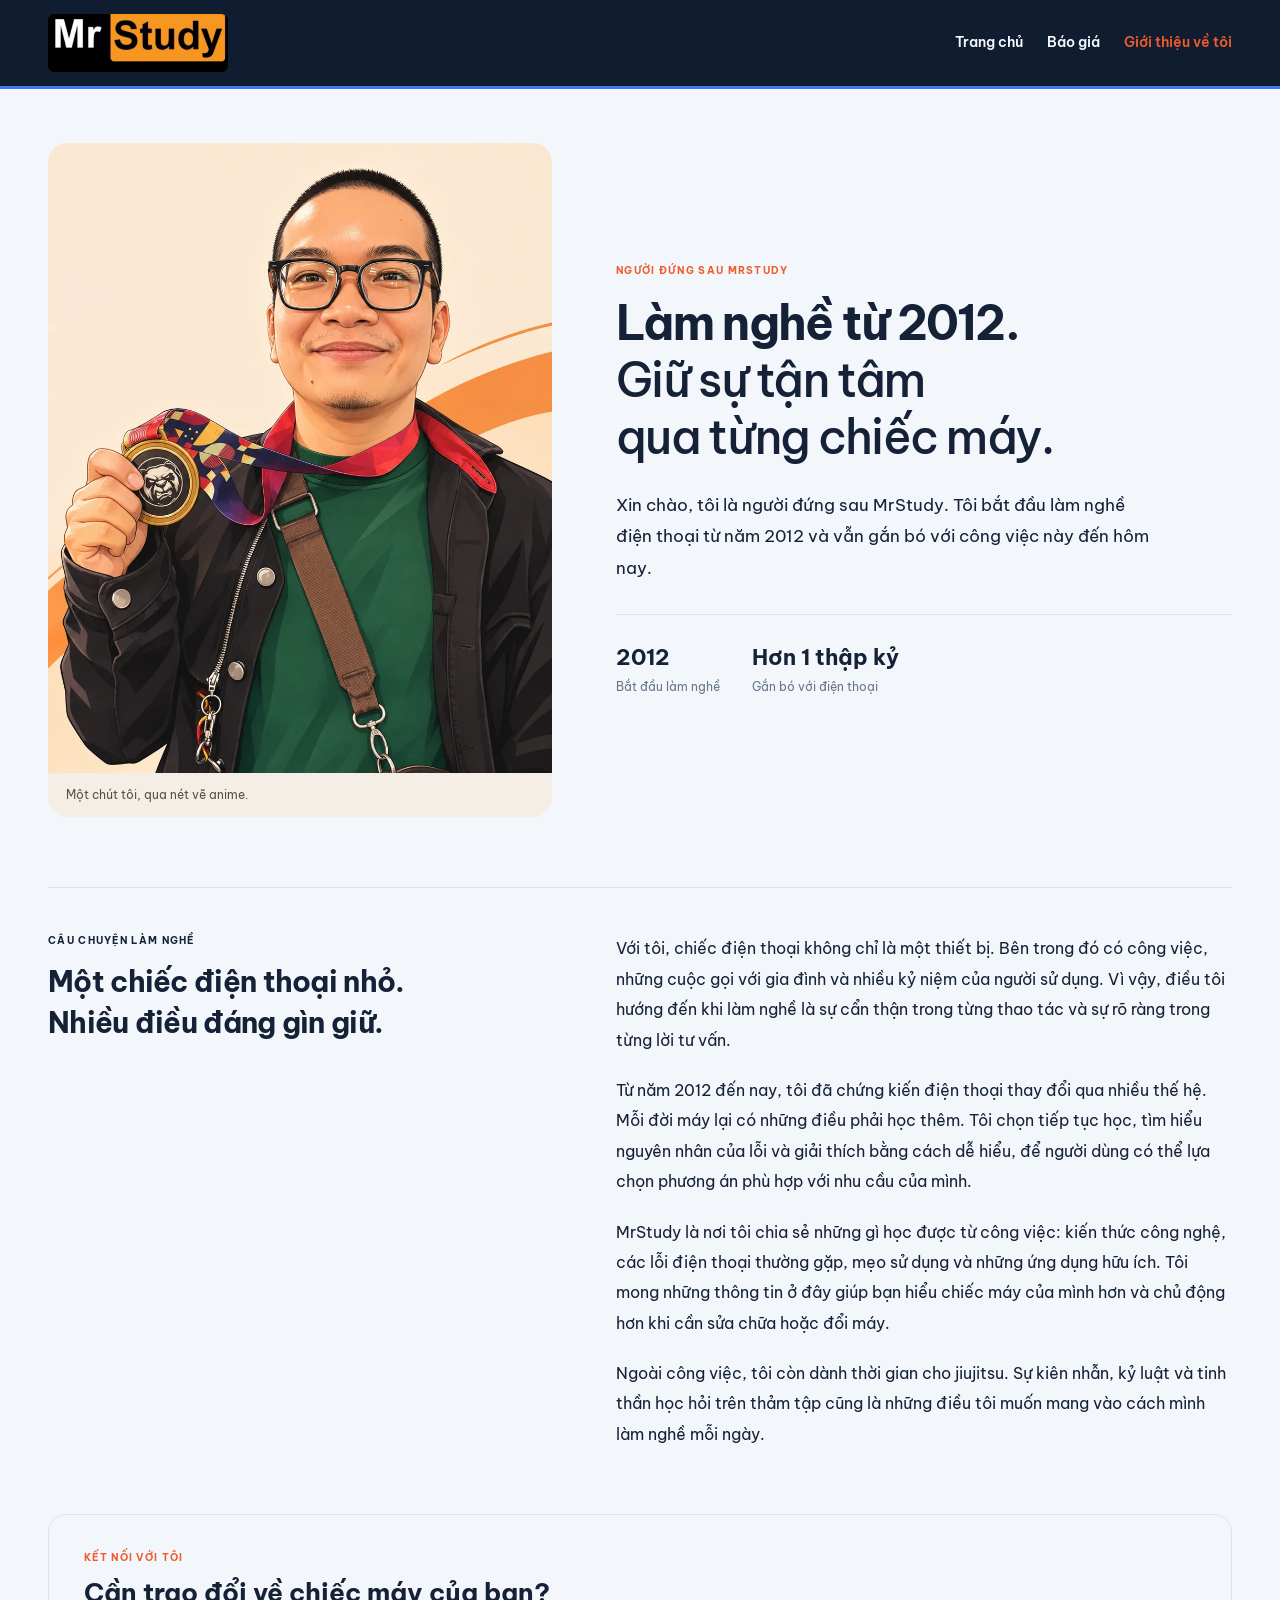
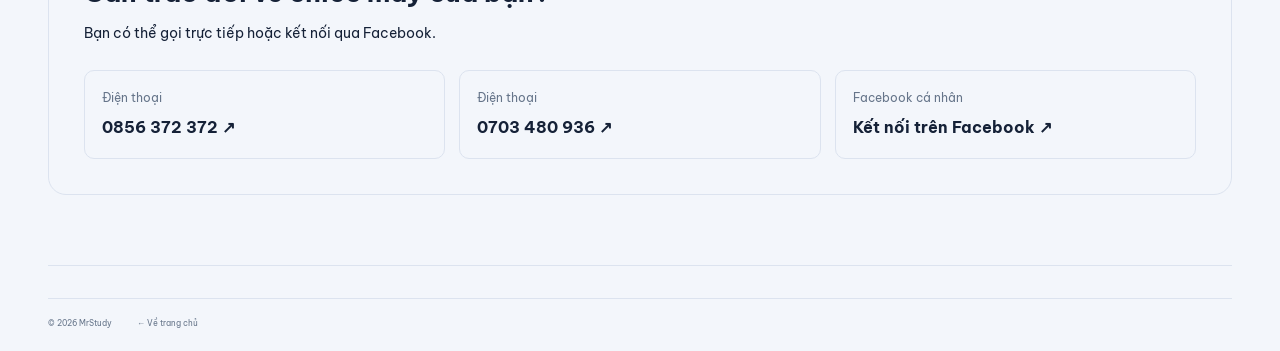
<file: gioi-thieu.html>
<!doctype html>
<html lang="vi">
<head>
<meta charset="utf-8"><meta name="viewport" content="width=device-width,initial-scale=1">
<title>Giới thiệu về tôi — MrStudy</title>
<meta name="description" content="Người đứng sau MrStudy: gắn bó với nghề điện thoại từ năm 2012, chia sẻ kiến thức công nghệ và những kinh nghiệm từ công việc hằng ngày.">
<link rel="icon" href="./assets/favicon.svg"><link rel="stylesheet" href="./style.css?v=5b03ae3e1ca5">
</head>
<body>
<a class="skip" href="#gioi-thieu">Đến phần giới thiệu</a>
<header class="header"><div class="shell header-inner about-header"><a class="brand" href="./" aria-label="MrStudy — Trang chủ"><img class="brand-logo" src="./assets/mrstudy-logo.jpeg" alt="MrStudy" width="960" height="960"></a><nav class="about-nav" aria-label="Điều hướng"><a href="./">Trang chủ</a><a href="./bao-gia.html">Báo giá</a><a href="./gioi-thieu.html" aria-current="page">Giới thiệu về tôi</a></nav></div></header>
<main class="shell profile-main" id="gioi-thieu">
<section class="profile-hero" aria-labelledby="profile-title">
<div class="profile-photo"><img src="./assets/mrstudy-portrait.webp" alt="Chân dung cartoon anime của người đứng sau MrStudy, đeo kính và cầm huy chương" width="1024" height="1280"><span class="profile-photo-note">Một chút tôi, qua nét vẽ anime.</span></div>
<div class="profile-copy"><div class="eyebrow accent-orange">NGƯỜI ĐỨNG SAU MRSTUDY</div><h1 id="profile-title">Làm nghề từ 2012.<br><span>Giữ sự tận tâm<br>qua từng chiếc máy.</span></h1><p class="profile-lead">Xin chào, tôi là người đứng sau MrStudy. Tôi bắt đầu làm nghề điện thoại từ năm 2012 và vẫn gắn bó với công việc này đến hôm nay.</p><div class="profile-milestones"><div><strong>2012</strong><span>Bắt đầu làm nghề</span></div><div><strong>Hơn 1 thập kỷ</strong><span>Gắn bó với điện thoại</span></div></div></div>
</section>
<section class="profile-story" aria-labelledby="story-title"><div><div class="eyebrow">CÂU CHUYỆN LÀM NGHỀ</div><h2 id="story-title">Một chiếc điện thoại nhỏ.<br>Nhiều điều đáng gìn giữ.</h2></div><div><p>Với tôi, chiếc điện thoại không chỉ là một thiết bị. Bên trong đó có công việc, những cuộc gọi với gia đình và nhiều kỷ niệm của người sử dụng. Vì vậy, điều tôi hướng đến khi làm nghề là sự cẩn thận trong từng thao tác và sự rõ ràng trong từng lời tư vấn.</p><p>Từ năm 2012 đến nay, tôi đã chứng kiến điện thoại thay đổi qua nhiều thế hệ. Mỗi đời máy lại có những điều phải học thêm. Tôi chọn tiếp tục học, tìm hiểu nguyên nhân của lỗi và giải thích bằng cách dễ hiểu, để người dùng có thể lựa chọn phương án phù hợp với nhu cầu của mình.</p><p>MrStudy là nơi tôi chia sẻ những gì học được từ công việc: kiến thức công nghệ, các lỗi điện thoại thường gặp, mẹo sử dụng và những ứng dụng hữu ích. Tôi mong những thông tin ở đây giúp bạn hiểu chiếc máy của mình hơn và chủ động hơn khi cần sửa chữa hoặc đổi máy.</p><p>Ngoài công việc, tôi còn dành thời gian cho jiujitsu. Sự kiên nhẫn, kỷ luật và tinh thần học hỏi trên thảm tập cũng là những điều tôi muốn mang vào cách mình làm nghề mỗi ngày.</p></div></section>
<section class="profile-contact" aria-labelledby="profile-contact-title"><div><div class="eyebrow accent-orange">KẾT NỐI VỚI TÔI</div><h2 id="profile-contact-title">Cần trao đổi về chiếc máy của bạn?</h2><p>Bạn có thể gọi trực tiếp hoặc kết nối qua Facebook.</p></div><div class="profile-contact-links"><a href="tel:0856372372"><span>Điện thoại</span><strong>0856 372 372 ↗</strong></a><a href="tel:0703480936"><span>Điện thoại</span><strong>0703 480 936 ↗</strong></a><a href="https://www.facebook.com/share/1CFeJRVzTF/?mibextid=wwXIfr" target="_blank" rel="noopener noreferrer"><span>Facebook cá nhân</span><strong>Kết nối trên Facebook ↗</strong></a></div></section>
</main>
<footer class="footer shell"><div class="footer-bottom"><span>© 2026 MrStudy</span><a href="./">← Về trang chủ</a></div></footer>
</body></html>
</file>
<file: style.css>
@import url('./assets/fonts.css');
:root{--bg:#fafbf7;--surface:#fff;--ink:#222b26;--muted:#778078;--line:#e3e7dd;--green:#2c5945;--orange:#db653d;--soft:#f0f3ea;--shadow:0 12px 40px #24362a0d;--font:'Be Vietnam Pro',Arial,sans-serif;color-scheme:light}
*{box-sizing:border-box}html{scroll-behavior:smooth;scroll-padding-top:100px}body{margin:0;background:var(--bg);color:var(--ink);font:14px/1.7 var(--font);-webkit-font-smoothing:antialiased}a{color:inherit;text-decoration:none}button,input{font:inherit}button,a{-webkit-tap-highlight-color:transparent}button{color:inherit;cursor:pointer}button{border:0;background:none}button:disabled{cursor:default}img{max-width:100%;display:block}svg{width:22px;height:22px;fill:none;stroke:currentColor;stroke-width:1.7;stroke-linecap:round;stroke-linejoin:round;flex-shrink:0}h1,h2,h3,p{margin:0}h1,h2,h3{line-height:1.4}a:focus-visible,button:focus-visible,input:focus-visible{outline:3px solid #d77749;outline-offset:5px}.shell{width:min(1280px,calc(100% - 96px));margin:auto}.svg-defs{position:absolute;width:0;height:0;overflow:hidden}[hidden]{display:none!important}.skip{position:fixed;top:-80px;left:20px;z-index:100;padding:12px;background:var(--ink);color:var(--bg)}.skip:focus{top:8px}.header{border-bottom:1px solid var(--line);position:sticky;top:0;background:var(--bg);z-index:20}.header-inner{display:flex;align-items:center;height:91px;gap:38px}.brand{font-size:28px;display:inline-flex;align-items:center;gap:9px;font-weight:900;letter-spacing:-1.5px;white-space:nowrap}.brand-symbol{color:var(--orange);font-size:40px;line-height:1;font-family:Arial,sans-serif;font-weight:400;letter-spacing:0}.brand-dot{color:var(--orange);margin-left:-9px}.desktop-nav{display:flex;gap:30px;align-items:center;margin-left:auto;height:100%}.nav-link{font-size:12px;font-weight:600;white-space:nowrap;position:relative;height:100%;display:flex;align-items:center;gap:6px}.nav-link:hover{color:var(--orange)}.nav-link.active:after{position:absolute;content:'';height:3px;background:var(--green);bottom:-1px;left:0;right:0}.nav-new{background:#e8efdc;color:#55733b;font-size:8px;letter-spacing:.3px;border-radius:4px;padding:1px 5px}.header-tools{display:flex;align-items:center;gap:11px}.icon-button{width:34px;height:34px;display:inline-flex;justify-content:center;align-items:center;border-radius:50%;position:relative}.icon-button:hover{background:var(--soft)}.icon-button svg{width:20px;height:20px}.tool-divider{width:1px;height:18px;background:var(--line);margin:0 1px}.menu-button{display:none}.save-count{font-size:8px;position:absolute;top:-1px;right:0;background:var(--orange);color:#fff;min-width:15px;height:15px;line-height:15px;border-radius:50%}.mobile-nav{padding:14px 0;display:flex;flex-wrap:wrap;gap:12px 24px}.intro{display:flex;align-items:center;justify-content:space-between;padding-top:51px;padding-bottom:35px}.eyebrow{font-size:10px;letter-spacing:1.3px;font-weight:700;display:flex;align-items:center;gap:8px;line-height:1.5}.tiny-dot{display:inline-block;width:6px;height:6px;border-radius:50%;background:var(--orange);flex-shrink:0}.intro h1{font-size:49px;font-weight:800;letter-spacing:-2.4px;line-height:1.27;margin:16px 0 15px;position:relative}.intro h1 br{display:none}.intro h1 span{color:var(--green)}.heading-spark{width:33px;height:33px;fill:var(--orange);stroke:none;margin-left:12px;vertical-align:top}.intro p{font-size:13px;color:#6b746e;line-height:1.9}.intro p br{display:none}.intro-note{padding-right:12px;position:relative;font-size:12px;font-weight:500;line-height:1.9;display:flex;gap:14px;transform:rotate(-4deg);margin-right:20px;margin-top:20px}.note-line{height:43px;width:2px;background:#a4b695;transform:rotate(8deg)}.intro-note svg{position:absolute;width:75px;height:46px;top:44px;right:20px;color:#879b7a}.feature-grid{display:grid;grid-template-columns:1.88fr 1fr;gap:20px}.hero-card{background:#e7eddc;border-radius:17px;position:relative;overflow:hidden;display:grid;grid-template-columns:1.04fr 1fr;min-height:407px;color:#24372b}.hero-copy{padding:35px 0 30px 33px;z-index:2}.tag{font-size:9px;font-weight:700;display:inline-flex;align-items:center;gap:5px;padding:5px 10px;border-radius:4px;letter-spacing:.5px}.tag svg{height:12px;width:12px}.tag-white{background:#ffffffb0}.hero-copy h2{font-size:30px;letter-spacing:-1.1px;line-height:1.45;margin:21px 0 13px;font-weight:800;white-space:nowrap}.hero-copy p{font-size:12px;line-height:1.9;color:#6a7768}.button{display:inline-flex;align-items:center;gap:27px;padding:12px 17px;border-radius:7px;font-size:11px;font-weight:600;transition:transform .2s,background .2s}.button:hover{transform:translateY(-2px)}.button svg{width:19px;height:19px}.button-dark{background:#294735;color:white}.button-dark:hover{background:#3c624a}.hero-copy>.button{margin-top:20px}.hero-foot{display:flex;align-items:center;gap:9px;margin-top:25px;font-size:9px;font-weight:600;line-height:1.6}.hero-foot small{font-size:8px;color:#788070;font-weight:400}.avatar{position:relative;background:#d5dfc7;border:2px solid #f5f7ef;border-radius:50%;width:30px;height:30px;text-align:center;line-height:26px;font-size:12px;font-weight:800}.avatar span{font-size:13px;position:absolute;right:-5px;bottom:-6px;color:#db653d}.hero-art{position:relative;min-height:407px;isolation:isolate}.hero-art:before{content:'';background:#cbd8ba;position:absolute;inset:62px -100px -65px -20px;border-radius:50%;transform:rotate(-20deg);z-index:-1}.art-orbit{border:1px solid #9faf8a5e;border-radius:50%;position:absolute;transform:rotate(-25deg)}.orbit-one{width:380px;height:265px;left:-40px;top:84px}.orbit-two{width:450px;height:325px;left:-55px;top:52px}.phone{width:166px;height:334px;border:5px solid #242b25;border-radius:29px;background:#c8d4b9;position:absolute;top:42px;left:58px;transform:rotate(12deg);box-shadow:7px 12px 0 #647159,17px 23px 24px #374b343b;overflow:hidden;color:#22362b}.phone:before{position:absolute;content:'';height:260px;width:230px;background:#9fb98a;transform:rotate(-35deg);top:157px;left:-61px;border-radius:60%}.phone-top{position:relative;display:flex;justify-content:space-between;padding:11px 12px;font-family:Arial,sans-serif;font-size:8px;font-weight:700}.phone-island{height:13px;width:49px;background:#242b25;border-radius:8px;position:absolute;top:7px;left:53px}.phone-date{position:relative;text-align:center;font-size:5.8px;font-weight:700;margin-top:18px;letter-spacing:1px}.phone-time{position:relative;font-size:37px;font-weight:600;line-height:1.3;letter-spacing:-1px;text-align:center}.phone-widget{position:relative;background:#eef2e5b0;border:1px solid #fff8;border-radius:13px;margin:19px 11px 15px;padding:13px 11px;display:flex;flex-direction:column;gap:9px}.phone-widget span{font-size:5px}.phone-widget strong{font-size:14px;line-height:1.5;letter-spacing:-.3px}.phone-widget span:last-child{font-size:6px;letter-spacing:1px;font-weight:700}.phone-apps{display:flex;justify-content:space-between;position:relative;margin:0 16px}.phone-apps img{width:31px;height:31px;border-radius:8px;box-shadow:0 3px 7px #0002}.phone-home{background:#273927;position:absolute;bottom:6px;width:60px;height:3px;border-radius:4px;left:48px}.floating-app{position:absolute;width:65px;height:65px;border-radius:17px;display:grid;place-items:center;box-shadow:4px 7px 0 #56624725}.floating-app svg{width:36px;height:36px;stroke-width:1.5}.app-green{background:#f7faef;top:62px;left:5px;transform:rotate(-14deg);color:#5c9145}.app-orange{background:#f09b55;right:9px;bottom:55px;transform:rotate(18deg);color:#fff6e6}.app-orange svg{fill:currentColor;stroke:none}.art-plus{position:absolute;font-size:32px;color:#6a8056}.p1{right:14px;top:37px;transform:rotate(20deg)}.p2{left:12px;bottom:57px;font-size:40px;font-weight:300;transform:rotate(20deg)}.price-label{background:#f8f7e7;position:absolute;bottom:29px;left:18px;padding:9px 14px;border-radius:6px;transform:rotate(-8deg);box-shadow:0 3px 12px #45502c16;display:flex;flex-direction:column;min-width:96px}.price-label>span{font-size:6px;letter-spacing:1.1px;font-weight:700}.price-label strong{font-size:32px;line-height:1.2}.price-label strong span{font-size:16px;margin-left:1px}.price-label>svg{position:absolute;right:11px;bottom:9px;width:17px}.free-sticker{background:#d86a40;color:#fffae7;border:1px dashed #fcd5a2;outline:4px solid #d86a40;border-radius:50%;width:57px;height:57px;position:absolute;right:3px;top:153px;z-index:3;text-align:center;padding-top:10px;transform:rotate(15deg);font-size:14px;font-weight:700;line-height:1.5}.free-sticker strong{display:block;font-size:6px;letter-spacing:.4px}.feature-side{display:grid;grid-template-rows:1fr 1fr;gap:17px}.side-card{border-radius:15px;padding:25px;position:relative;overflow:hidden;min-height:193px}.side-cloud{background:#e9edf8;color:#2d3d55}.side-transfer{background:#f8ebd8;color:#654732}.side-card .eyebrow{font-size:8px;letter-spacing:.8px}.side-card h2{font-size:21px;line-height:1.5;letter-spacing:-.6px;margin:13px 0 9px;position:relative;z-index:2}.side-card h2 a:hover{text-decoration:underline;text-underline-offset:4px}.side-card p{font-size:10px;color:#7d8491;position:relative;z-index:2}.side-transfer p{color:#93836d}.cloud-art{position:absolute;right:10px;top:45px;width:148px;transform:rotate(-9deg)}.cloud-art svg{width:100%;height:auto;filter:drop-shadow(0 12px 4px #7592c11b)}.round-arrow{display:grid;place-items:center;width:30px;height:30px;border:1px solid #28372e26;border-radius:50%;position:absolute;bottom:19px;right:18px;transition:background .2s}.round-arrow svg{width:16px;height:16px}.round-arrow:hover{background:#ffffffa0}.transfer-art{position:absolute;right:24px;top:46px;width:120px;height:100px;transform:rotate(-10deg)}.mini-laptop{position:absolute;width:74px;height:52px;background:#3d5849;border-radius:5px;top:15px;left:0;border:5px solid #617864;display:grid;place-items:center;color:#dfe9ca;box-shadow:0 4px 0 #283b31}.mini-laptop:after{content:'';position:absolute;width:91px;height:5px;background:#81917d;bottom:-10px;left:-13px;border-radius:1px 1px 5px 5px}.mini-phone{position:absolute;width:34px;height:62px;border:4px solid #596958;background:#e8f0d1;border-radius:6px;right:-5px;top:45px;display:grid;place-items:center;color:#9aa974;box-shadow:2px 3px 0 #314c3c}.transfer-arrows{color:#b87b45;position:absolute;width:24px;top:1px;right:9px;transform:rotate(18deg)}.topics{display:flex;gap:10px;align-items:center;padding-top:27px;padding-bottom:27px;border-bottom:1px solid var(--line)}.topics>span:first-child{font-size:8px;letter-spacing:.7px;color:var(--muted);margin-right:12px;font-weight:600;white-space:nowrap}.topics button{border:1px solid var(--line);border-radius:20px;padding:5px 12px;font-size:10px;color:#6d776d;white-space:nowrap;transition:background .2s}.topics button:hover{background:var(--soft);color:var(--green)}.topic-caption{font-size:9px;margin-left:auto;white-space:nowrap;color:var(--muted);display:flex;align-items:center;gap:8px}.topic-caption svg{width:14px;height:14px}.section{padding-top:49px;padding-bottom:49px}.section-heading{display:flex;justify-content:space-between;align-items:center;gap:25px;margin-bottom:24px}.section-heading .eyebrow{font-size:8px;letter-spacing:1.2px;margin-bottom:7px}.section-heading .eyebrow svg{height:13px;width:13px}.accent-orange{color:var(--orange)}.accent-green{color:var(--green)}.section-heading h2{font-size:28px;letter-spacing:-1px;font-weight:750}.section-heading p{font-size:11px;color:var(--muted);margin-top:9px}.section-star{color:var(--orange);font-size:29px;display:inline-block;vertical-align:middle;margin-left:3px}.text-link{font-size:10px;font-weight:600;display:inline-flex;align-items:center;gap:11px;padding:0;white-space:nowrap}.text-link:hover{color:var(--orange)}.text-link svg{width:17px;height:17px}.apps-section{background:linear-gradient(180deg,var(--bg),var(--soft));border-bottom:1px solid var(--line)}.apps-toolbar{display:flex;justify-content:space-between;align-items:center;gap:12px;margin-bottom:21px}.tabs{display:flex;gap:7px;flex-wrap:wrap}.tab{font-size:10px;padding:6px 12px;border-radius:5px;font-weight:500;color:var(--muted);white-space:nowrap}.tab:hover{background:var(--soft)}.tab.active{background:#2e4939;color:#fff}.tab span{padding:1px 4px;border-radius:3px;background:#ffffff24;margin-left:4px;font-size:8px}.verified{display:flex;align-items:center;gap:6px;color:var(--muted);font-size:8px;white-space:nowrap}.verified .tiny-dot{background:#7c986b;width:5px;height:5px}.apps-grid{display:grid;grid-template-columns:repeat(3,1fr);gap:17px}.app-card{padding:22px;background:var(--surface);border:1px solid var(--line);border-radius:11px;position:relative;transition:transform .2s,box-shadow .2s}.app-card:hover{transform:translateY(-3px);box-shadow:var(--shadow)}.app-card-top{display:flex;gap:13px;align-items:center;margin-bottom:17px}.app-icon{width:55px;height:55px;object-fit:cover;border-radius:13px;border:1px solid #00000009}.app-card h3{font-size:16px;letter-spacing:-.3px}.app-card h3 button{text-align:left;padding:0;font-weight:700}.app-card h3 button:hover{color:var(--green)}.app-category{font-size:9px;color:var(--muted);margin-top:3px}.save-button{position:absolute;top:17px;right:16px;color:#8b968c;width:26px;height:28px;display:grid;place-items:center;padding:0;border-radius:5px}.save-button svg{width:17px;height:17px}.save-button:hover{background:var(--soft)}.save-button.is-saved{color:var(--orange)}.save-button.is-saved svg{fill:#e8a27c33}.app-card-description{font-size:11px;color:var(--muted);line-height:1.9;min-height:43px;max-width:96%;margin-bottom:16px}.app-flags{display:flex;gap:7px;align-items:center;flex-wrap:wrap}.free-tag{font-size:8px;padding:3px 7px;border-radius:4px;color:#4d7151;background:#eef3e7;font-weight:600}.app-platform{font-size:8px;color:#869080}.iap-note{font-size:8px;color:#8b8677;display:block;margin:8px 0 0}.app-card-bottom{display:flex;justify-content:space-between;align-items:center;border-top:1px solid var(--line);padding-top:13px;margin-top:17px}.app-price{font-size:20px;font-weight:700;letter-spacing:-.6px;line-height:1.2}.app-price small{font-size:10px;vertical-align:top;margin-left:1px}.app-price-caption{display:block;font-size:7px;font-weight:400;color:var(--muted);margin-top:5px;letter-spacing:0}.download-link{display:flex;align-items:center;gap:8px;background:#edf1e7;color:#3d5d3e;font-size:9px;font-weight:600;padding:8px 10px;border-radius:5px}.download-link:hover{background:#dce7ce}.download-link svg{height:14px;width:14px}.price-note{font-size:8px;color:var(--muted);display:flex;gap:6px;margin-top:17px;align-items:flex-start}.price-note svg{width:13px;height:13px;margin-top:1px}.knowledge-grid{display:grid;grid-template-columns:repeat(3,1fr);gap:23px}.article-card{position:relative;min-width:0}.article-visual{height:176px;border-radius:11px;overflow:hidden;position:relative;display:grid;place-items:center;margin-bottom:17px;transition:filter .2s}.article-card:hover .article-visual{filter:brightness(.98)}.article-card .save-button{top:12px;right:12px;background:#ffffffc7;z-index:2;color:#53634e}.article-meta{font-size:8px;color:var(--muted);display:flex;gap:8px;align-items:center;margin-bottom:8px}.category-label{text-transform:uppercase;letter-spacing:.6px;font-weight:600;color:var(--green)}.article-card h3{font-size:17px;line-height:1.6;letter-spacing:-.3px;margin-bottom:8px}.article-card h3 a:hover{color:var(--green)}.article-card p{color:var(--muted);font-size:10px;line-height:1.9}.article-bottom{font-size:8px;display:flex;align-items:center;gap:7px;color:var(--muted);margin-top:12px}.article-bottom .mini-avatar{width:18px;height:18px;background:#e6eddf;color:#58734a;font-size:9px;font-weight:800;display:grid;place-items:center;border-radius:50%}.article-bottom svg{width:13px;height:13px;margin-left:auto}.art-icloud{background:#e9edf8;color:#527daf}.large-cloud{width:145px;height:100px;background:#fff;border-radius:60px 65px 35px 35px;box-shadow:0 14px 0 #c5d2e9;position:relative;transform:rotate(-7deg)}.large-cloud:before{content:'';width:79px;height:79px;background:#fff;border-radius:50%;position:absolute;top:-29px;left:20px}.large-cloud:after{content:'';width:63px;height:63px;background:#fff;border-radius:50%;position:absolute;top:-13px;right:1px}.cloud-storage{width:93px;height:7px;border-radius:4px;background:#dbe3f5;position:absolute;z-index:1;left:27px;top:54px}.cloud-storage:after{content:'';width:75%;height:100%;background:#7d9dd2;border-radius:4px;position:absolute}.cloud-caption{position:absolute;right:28px;bottom:21px;font-size:7px;letter-spacing:1px;color:#657ea1;transform:rotate(-7deg)}.art-localsend{background:#e8efdb}.send-device{width:128px;height:85px;background:#b3c399;border:7px solid #4b6350;border-radius:7px;position:relative;transform:rotate(-8deg);box-shadow:2px 10px 0 #9baf8b;display:grid;place-items:center}.send-device:after{content:'';width:151px;height:8px;position:absolute;bottom:-16px;left:-18px;background:#6a8260;border-radius:0 0 7px 7px}.send-device svg{width:43px;height:43px;color:#fff}.send-phone{width:48px;height:87px;background:#d5dfbd;border:4px solid #5a6c4e;border-radius:10px;position:absolute;right:78px;bottom:20px;transform:rotate(9deg);box-shadow:5px 7px 0 #9faf84;display:grid;place-items:center;color:#69875d}.art-github{background:#f1e8de}.code-window{width:186px;background:#fffaf2;box-shadow:8px 10px 0 #dfd2bf;border-radius:8px;transform:rotate(-5deg);padding:15px;position:relative}.code-dots{display:flex;gap:4px}.code-dots i{height:5px;width:5px;border-radius:50%;background:#d9b29a}.code-window .code-brand{font-size:23px;font-weight:800;letter-spacing:-1px;margin:15px 0 8px;color:#564538}.code-window .code-line{display:block;width:83%;height:4px;background:#e9ddcb;border-radius:2px;margin-top:6px}.code-window .code-line:last-child{width:55%}.code-cursor{position:absolute;right:51px;bottom:25px;color:#a9764c;font-size:27px;font-weight:700;transform:rotate(10deg)}.news-section{border-top:1px solid var(--line)}.edition-label{font-size:8px;letter-spacing:1px;color:var(--muted);border:1px solid var(--line);padding:7px 10px;border-radius:4px}.news-grid{display:grid;grid-template-columns:repeat(3,1fr);gap:23px}.news-visual{background:#e9e7e2;height:176px}.news-visual img{width:100%;height:100%;object-fit:cover}.news-section .category-label{color:var(--orange)}.about-band{margin-top:12px;margin-bottom:42px;background:#eaf0e0;border:1px solid #dfe8d2;border-radius:13px;padding:32px 42px;display:flex;align-items:center;gap:29px;color:#2e4a35;position:relative;overflow:hidden}.about-logo{font-size:89px;line-height:1;color:#c4d3b1;font-family:Arial,sans-serif}.about-band .eyebrow{font-size:8px;letter-spacing:1px;color:#76856a;margin-bottom:9px}.about-band h2{font-size:23px;letter-spacing:-.7px;line-height:1.5}.about-band p{font-size:10px;color:#7b8674;margin-top:9px}.about-band>.button{margin-left:auto;white-space:nowrap;position:relative;z-index:2}.footer{border-top:1px solid var(--line);padding-top:32px;padding-bottom:20px}.footer-top{display:flex;justify-content:space-between;align-items:center;padding-bottom:26px}.footer .brand{font-size:23px}.footer .brand-symbol{font-size:32px}.footer p{font-size:9px;color:var(--muted);margin-top:9px}.footer-links{display:flex;gap:25px;font-size:9px;font-weight:500}.footer-links a:hover{color:var(--orange)}.footer-bottom{border-top:1px solid var(--line);padding-top:18px;display:flex;align-items:center;gap:25px;font-size:8px;color:var(--muted)}.footer-bottom button{font-size:8px;margin-left:auto}.footer-bottom>a{white-space:nowrap}.mobile-only{display:none}.empty-state{grid-column:1/-1;text-align:center;padding:45px 20px;background:var(--surface);border:1px dashed var(--line);border-radius:10px}.empty-state>svg{width:30px;height:30px;color:var(--orange);margin-bottom:9px}.empty-state h3{font-size:16px;margin-bottom:9px}.empty-state p{font-size:12px;color:var(--muted);max-width:480px;margin:0 auto 18px}.empty-state .button{font-size:10px}
dialog{border:1px solid var(--line);background:var(--surface);color:var(--ink);border-radius:17px;padding:0;box-shadow:0 30px 130px #16241e45}dialog::backdrop{background:#19231d80;backdrop-filter:blur(5px)}body:has(dialog[open]){overflow:hidden}.dialog-top{display:flex;justify-content:space-between;align-items:center;padding:16px 23px;border-bottom:1px solid var(--line);position:sticky;top:0;background:var(--surface);z-index:2}.brand.small{font-size:20px}.brand.small .brand-symbol{font-size:26px}.reader-dialog{width:min(800px,calc(100% - 32px));max-height:90dvh}.reader-body{padding:35px 49px 45px}.reader-label{font-size:10px;text-transform:uppercase;color:var(--orange);letter-spacing:1px;font-weight:600;margin-bottom:13px}.reader-body h1{font-size:33px;letter-spacing:-1px;line-height:1.45;margin-bottom:17px}.reader-description{color:var(--muted);font-size:15px;line-height:1.9;margin:18px 0 25px}.reader-byline{display:flex;gap:14px;align-items:center;color:var(--muted);font-size:10px;border-bottom:1px solid var(--line);padding-bottom:21px}.reader-byline .reader-save{margin-left:auto;display:flex;align-items:center;gap:6px;font-size:10px;position:static;width:auto;height:auto}.reader-byline .reader-save svg{width:17px}.reader-cover{margin:25px 0;border-radius:10px;width:100%;max-height:350px;object-fit:cover}.article-body{font-size:14px;line-height:2}.article-body h2{font-size:21px;letter-spacing:-.4px;margin:29px 0 11px}.article-body h3{font-size:16px;margin:20px 0 10px}.article-body p{margin:12px 0}.article-body ul,.article-body ol{padding-left:24px;margin:15px 0}.article-body li{padding-left:5px;margin:8px 0}.article-body a{color:var(--green);text-decoration:underline;text-underline-offset:3px;overflow-wrap:anywhere}.article-body blockquote{background:var(--soft);border-left:3px solid var(--green);margin:20px 0;padding:15px 20px;color:var(--green);font-size:13px}.article-body code{background:var(--soft);padding:2px 5px;border-radius:3px;overflow-wrap:anywhere}.reader-sources{margin-top:30px;padding-top:22px;border-top:1px solid var(--line)}.reader-sources h3{font-size:12px;margin-bottom:10px}.reader-sources a{display:block;color:var(--green);font-size:11px;text-decoration:underline;margin:7px 0;overflow-wrap:anywhere}.reader-footer{display:flex;gap:13px;border-top:1px solid var(--line);padding-top:22px;margin-top:23px;justify-content:space-between}.reader-footer .text-link{white-space:normal}.app-detail-icon{width:80px;height:80px;border-radius:18px;margin-bottom:20px}.detail-notice{background:var(--soft);padding:16px 20px;border-radius:8px;font-size:12px;margin:23px 0;color:var(--muted)}.detail-notice strong{color:var(--ink)}.search-dialog{width:min(720px,calc(100% - 24px));max-height:85dvh}.search-dialog .dialog-top{font-size:16px;border:0}.search-input-wrap{display:flex;align-items:center;margin:0 23px 18px;border:1px solid var(--line);background:var(--bg);border-radius:8px;padding:13px;gap:12px}.search-input-wrap svg{width:21px;color:var(--muted)}.search-input-wrap input{width:100%;border:0;outline:0;background:transparent;color:var(--ink);font-size:13px}.search-input-wrap input:focus-visible{outline:none}.search-input-wrap kbd{font:9px var(--font);border:1px solid var(--line);padding:2px 4px;border-radius:3px;color:var(--muted)}.search-filters{display:flex;gap:5px;margin:0 23px 16px;overflow-x:auto;padding-bottom:5px}#search-results{padding:0 23px 23px;max-height:50dvh;overflow:auto}.result-count{font-size:10px;color:var(--muted);margin-bottom:10px}.search-result{display:flex;align-items:center;gap:15px;padding:16px 0;border-top:1px solid var(--line);position:relative}.search-result>a{display:flex;gap:15px;align-items:center;width:100%;padding-right:25px}.result-icon{width:43px;height:43px;border-radius:9px;display:grid;place-items:center;background:var(--soft);color:var(--green);flex-shrink:0;object-fit:cover}.search-result h3{font-size:13px;line-height:1.6}.search-result p{font-size:10px;color:var(--muted);line-height:1.8;margin-top:4px}.search-result .save-button{position:static;flex-shrink:0}.result-label{font-size:8px;color:var(--orange)}.toast{position:fixed;bottom:25px;left:50%;transform:translateX(-50%);background:#233d2d;color:#fff;padding:12px 22px;font-size:12px;border-radius:7px;box-shadow:0 6px 30px #0002;z-index:100;max-width:calc(100% - 30px);text-align:center}.is-saved{color:var(--orange)!important}
html[data-theme=dark]{--bg:#171e1a;--surface:#202a23;--ink:#e6ebdf;--muted:#a2afa3;--line:#354237;--soft:#222e25;--green:#b8d0a3;--orange:#ed9369;color-scheme:dark}html[data-theme=dark] .intro p{color:var(--muted)}html[data-theme=dark] .hero-card{background:#cddcbb}html[data-theme=dark] .apps-section{background:linear-gradient(180deg,var(--bg),#1c271e)}html[data-theme=dark] .app-card h3 button:hover{color:var(--orange)}html[data-theme=dark] .app-category,html[data-theme=dark] .app-platform{color:var(--muted)}html[data-theme=dark] .free-tag{background:#324735;color:#c3d9af}html[data-theme=dark] .download-link{background:#344a34;color:#d0e3bc}html[data-theme=dark] .topics button{color:var(--muted)}html[data-theme=dark] .nav-new{background:#34432d;color:#c1d2a8}html[data-theme=dark] .about-band{background:#293b2b;border-color:#3d5137;color:#d4e5c4}html[data-theme=dark] .about-band p,html[data-theme=dark] .about-band .eyebrow{color:#acbba0}html[data-theme=dark] .about-logo{color:#4e6944}html[data-theme=dark] .article-body a{color:#b8d0a3}html[data-theme=dark] .topics .topic-caption{color:var(--muted)}
@media(min-width:1450px){.shell{width:min(1280px,calc(100% - 120px))}.hero-card{min-height:435px}.hero-copy{padding:39px 0 34px 38px}.hero-copy h2{font-size:34px}.hero-copy p{font-size:13px}.hero-art{min-height:435px}.phone{left:83px;top:49px;width:174px;height:347px}.phone-island{left:57px}.phone-apps{margin-top:21px}.phone-home{left:52px}.app-green{left:24px;top:75px}.free-sticker{right:26px}.app-orange{right:31px}.price-label{left:41px}.side-card{padding:27px}.side-card h2{font-size:24px}.cloud-art{width:159px;right:20px}.transfer-art{right:35px}.article-visual{height:200px}}
@media(max-width:1150px){.shell{width:calc(100% - 64px)}.header-inner{gap:18px;height:80px}.desktop-nav{gap:19px}.nav-link{font-size:10px}.brand{font-size:24px}.brand-symbol{font-size:34px}.header-tools{gap:4px}.intro h1{font-size:42px}.intro .eyebrow{font-size:8px}.intro-note{font-size:10px;margin-right:0}.feature-grid{grid-template-columns:1.75fr 1fr;gap:16px}.hero-copy{padding-left:25px;padding-top:28px}.hero-copy h2{font-size:25px;white-space:normal}.hero-copy p{font-size:10px}.hero-card{min-height:376px}.hero-art{min-height:376px}.phone{left:34px;top:40px;transform:rotate(12deg) scale(.91);transform-origin:top left}.app-green{width:51px;height:51px;left:-4px;top:53px}.app-orange{right:-3px;bottom:65px;width:51px;height:51px}.free-sticker{right:-1px;top:143px;width:47px;height:47px;font-size:11px;padding-top:8px}.free-sticker strong{font-size:5px}.price-label{bottom:35px;left:0;min-width:83px}.side-card{padding:21px}.side-card h2{font-size:18px}.side-card p{font-size:8px;max-width:190px}.side-card .eyebrow{font-size:7px}.cloud-art{width:108px;right:2px;top:56px}.transfer-art{transform:rotate(-10deg) scale(.8);transform-origin:right center;right:17px}.side-card{min-height:177px}.hero-foot{margin-top:24px}.topics{gap:7px}.topics button{font-size:9px;padding:5px 9px}.topics>span:first-child{font-size:7px;margin-right:5px}.topic-caption{display:none}.app-card{padding:18px}.app-card h3{font-size:14px}.app-card-description{font-size:10px}.app-icon{width:46px;height:46px;border-radius:11px}.app-card-top{gap:11px}.verified{font-size:7px}.app-card-top .save-button{right:10px}.article-card h3{font-size:15px}.article-visual{height:155px}.send-phone{right:41px}.about-band{padding:29px}.footer-links{gap:17px}}
@media(max-width:850px){.shell{width:calc(100% - 44px)}.desktop-nav{gap:15px}.desktop-nav .nav-new{display:none}.brand{font-size:22px}.brand-symbol{font-size:32px}.header-tools{gap:2px}.header-inner{gap:13px;height:72px}.icon-button{width:28px;height:32px}.icon-button svg{width:18px;height:18px}.tool-divider{margin-left:3px;margin-right:3px}.intro{padding-top:35px;padding-bottom:28px}.intro h1{font-size:35px;letter-spacing:-1.7px}.intro p{font-size:10px}.intro-note{display:none}.feature-grid{grid-template-columns:1fr}.hero-card{grid-template-columns:1fr 1fr;min-height:390px}.hero-copy{padding:30px 0 28px 35px}.hero-copy h2{font-size:32px}.hero-copy p{font-size:12px}.hero-art{min-height:390px}.phone{left:76px;top:32px;transform:rotate(12deg)}.app-green{top:57px;left:18px;width:64px;height:64px}.app-orange{right:31px;bottom:57px;width:61px;height:61px}.price-label{left:25px;bottom:22px}.free-sticker{right:18px;top:142px;width:56px;height:56px;font-size:14px}.free-sticker strong{font-size:6px}.feature-side{grid-template-columns:1fr 1fr;grid-template-rows:1fr;gap:16px}.side-card{min-height:175px}.cloud-art{right:4px;top:41px;width:120px}.side-card h2{font-size:19px}.side-card p{font-size:9px;max-width:174px}.transfer-art{right:17px;top:39px;transform:rotate(-10deg) scale(.8)}.topics{overflow-x:auto;gap:8px;scrollbar-width:none}.topics>span:first-child{font-size:7px}.topics button{font-size:9px}.apps-grid{gap:12px}.app-card{padding:15px}.app-card-top{gap:9px;align-items:flex-start}.app-icon{width:41px;height:41px;border-radius:10px}.app-card h3{font-size:12px}.app-category{font-size:8px}.app-card .save-button{top:9px;right:8px}.app-card-top{margin-top:11px}.app-card-description{font-size:9px;min-height:51px}.app-card-bottom{gap:6px}.download-link{font-size:8px;padding:7px 8px;gap:5px}.app-price{font-size:17px}.app-price-caption{font-size:6px}.app-platform{font-size:7px}.free-tag{font-size:7px}.section-heading h2{font-size:25px}.section-heading p{font-size:10px}.tabs{gap:3px}.tab{font-size:9px;padding:6px 9px}.verified{max-width:99px;white-space:normal;line-height:1.8}.knowledge-grid,.news-grid{gap:17px}.article-visual{height:137px}.article-card h3{font-size:13px}.article-card p{font-size:9px}.article-meta{font-size:7px;gap:5px}.article-bottom{font-size:7px}.article-bottom svg{display:none}.large-cloud{transform:rotate(-7deg) scale(.8)}.cloud-caption{font-size:6px;right:15px;bottom:14px}.send-device{transform:rotate(-8deg) scale(.8)}.send-phone{transform:rotate(9deg) scale(.8);right:28px;bottom:5px}.code-window{transform:rotate(-5deg) scale(.8)}.code-cursor{right:22px;bottom:16px;font-size:22px}.about-logo{font-size:70px}.about-band{gap:20px}.about-band h2{font-size:20px}.about-band p{font-size:9px}.about-band>.button{font-size:9px;gap:14px}.footer-links{gap:13px;font-size:8px}}
@media(max-width:650px){.shell{width:calc(100% - 36px)}.header-inner{height:68px}.brand{font-size:23px}.brand-symbol{font-size:32px}.desktop-nav{display:none}.header-tools{margin-left:auto;gap:6px}.menu-button{display:inline-flex}.header-tools .tool-divider{display:none}.intro{padding-top:30px;padding-bottom:27px}.intro .eyebrow{font-size:6.8px;letter-spacing:.9px;gap:6px}.intro h1{font-size:37px;line-height:1.35;letter-spacing:-1.6px;margin-top:14px;margin-bottom:12px}.intro h1 br{display:block}.intro .heading-spark{width:26px;height:26px;margin-left:7px}.intro p{font-size:10px;line-height:1.9}.intro p br.mobile-only{display:block}.intro p br:last-child{display:block}.feature-grid{gap:13px}.hero-card{min-height:379px;grid-template-columns:1.1fr 1fr;border-radius:13px}.hero-copy{padding:24px 0 25px 21px}.hero-copy .tag{font-size:7px;padding:5px 7px;gap:4px}.hero-copy h2{font-size:23px;letter-spacing:-.7px;line-height:1.5;white-space:nowrap;margin-top:19px;margin-bottom:12px}.hero-copy h2 br{display:block}.hero-copy p{font-size:9px;line-height:1.9}.hero-copy>.button{font-size:9px;padding:10px 12px;gap:18px;margin-top:21px}.hero-foot{margin-top:29px;font-size:7px;gap:7px}.hero-foot small{font-size:6px}.avatar{width:26px;height:26px;line-height:22px;font-size:11px}.hero-art{min-height:379px}.phone{left:21px;top:81px;transform:rotate(12deg) scale(.72);transform-origin:top left}.art-orbit{left:-24px;top:125px}.hero-art:before{top:100px;left:-30px}.app-green{width:43px;height:43px;left:1px;top:55px;border-radius:12px}.app-green svg{width:25px;height:25px}.app-orange{right:-12px;bottom:40px;width:42px;height:42px;border-radius:12px}.app-orange svg{width:24px;height:24px}.free-sticker{width:43px;height:43px;font-size:11px;padding-top:7px;right:5px;top:57px}.free-sticker strong{font-size:4.5px}.price-label{left:-5px;bottom:23px;min-width:77px;padding:8px 11px}.price-label strong{font-size:26px}.price-label>span{font-size:5px}.price-label>svg{right:7px;bottom:8px;width:14px}.p1{right:4px;top:14px;font-size:22px}.p2{left:-8px;bottom:70px;font-size:30px}.feature-side{gap:12px}.side-card{padding:18px 15px;min-height:181px}.side-card h2{font-size:15px;line-height:1.65;letter-spacing:-.2px;margin:12px 0 8px}.side-card .eyebrow{font-size:6px;letter-spacing:.5px;position:relative;z-index:2}.side-card p{font-size:7px;max-width:137px}.cloud-art{width:78px;right:-5px;top:100px;opacity:.65}.round-arrow{width:25px;height:25px;right:12px;bottom:12px}.round-arrow svg{width:13px;height:13px}.transfer-art{transform:rotate(-10deg) scale(.48);top:91px;right:12px;opacity:.7}.topics{padding-top:18px;padding-bottom:20px}.topics>span:first-child{display:none}.topics button{padding:5px 10px;font-size:8px}.section{padding-top:33px;padding-bottom:33px}.section-heading{gap:16px;margin-bottom:20px;align-items:flex-end}.section-heading .eyebrow{font-size:6.5px;letter-spacing:.8px;margin-bottom:7px}.section-heading h2{font-size:23px;letter-spacing:-.8px}.section-heading p{font-size:9px;margin-top:7px;max-width:235px}.section-heading>.text-link{font-size:0;gap:0;flex-shrink:0;padding:8px;border:1px solid var(--line);border-radius:50%;margin-bottom:2px}.section-heading>.text-link svg{width:17px;height:17px}.section-star{font-size:24px}.apps-toolbar{align-items:flex-start;gap:10px;flex-direction:column;margin-bottom:16px}.tabs{gap:4px;flex-wrap:nowrap;width:100%;overflow-x:auto;scrollbar-width:none}.tab{font-size:8px;padding:6px 9px}.tab span{font-size:7px;margin-left:2px}.verified{max-width:none;font-size:7px}.apps-grid{grid-template-columns:1fr;gap:12px}.app-card{padding:19px 20px}.app-card-top{margin-top:0;margin-bottom:11px;gap:14px;align-items:center}.app-icon{width:53px;height:53px;border-radius:13px}.app-card h3{font-size:16px}.app-category{font-size:9px}.app-card .save-button{right:17px;top:18px}.app-card-description{font-size:11px;min-height:0;margin-bottom:12px}.app-card-bottom{margin-top:14px;padding-top:13px}.free-tag{font-size:8px}.app-platform{font-size:8px}.iap-note{font-size:8px}.app-price{font-size:20px}.app-price-caption{font-size:7px}.download-link{font-size:10px;padding:8px 12px;gap:8px}.download-link svg{height:15px;width:15px}.price-note{font-size:7px;line-height:1.9;margin-top:14px}.knowledge-grid,.news-grid{grid-template-columns:1fr;gap:24px}.article-card{display:grid;grid-template-columns:125px 1fr;gap:0 14px;align-items:start}.article-visual{grid-column:1;grid-row:1/5;height:131px;margin:0;border-radius:8px;align-self:stretch;max-height:148px}.article-card>.save-button{position:absolute;top:8px;left:94px;right:auto;width:23px;height:25px}.article-card>.save-button svg{width:13px;height:13px}.article-meta{grid-column:2;font-size:6px;gap:5px;margin-bottom:6px;line-height:1.6;padding-top:3px;flex-wrap:wrap}.article-card h3{grid-column:2;font-size:13px;line-height:1.6;letter-spacing:-.3px;margin-bottom:7px}.article-card p{grid-column:2;font-size:8px;line-height:1.8;display:-webkit-box;-webkit-line-clamp:2;-webkit-box-orient:vertical;overflow:hidden}.article-bottom{grid-column:2;font-size:6px;margin-top:9px;gap:4px;align-self:end}.article-bottom .mini-avatar{width:15px;height:15px;font-size:7px}.large-cloud{transform:rotate(-7deg) scale(.57)}.cloud-caption{display:none}.send-device{transform:rotate(-8deg) scale(.62);left:-5px}.send-phone{transform:rotate(9deg) scale(.57);right:1px;bottom:0}.code-window{transform:rotate(-5deg) scale(.57);left:0}.code-cursor{font-size:20px;bottom:12px;right:9px}.edition-label{display:none}.news-section .article-visual{height:134px}.news-visual img{height:100%;object-fit:cover}.about-band{margin-top:8px;margin-bottom:31px;padding:26px 23px;display:block;border-radius:10px}.about-logo{position:absolute;font-size:150px;right:-16px;top:29px;color:#d2debf;opacity:.55;transform:rotate(12deg)}.about-band .eyebrow{font-size:7px;position:relative;z-index:1}.about-band h2{font-size:23px;position:relative;z-index:1}.about-band p{font-size:9px;position:relative;z-index:1;max-width:255px}.about-band>.button{font-size:10px;margin-top:22px;gap:30px}.desktop-only{display:none}.footer{padding-top:25px}.footer-top{display:block;padding-bottom:20px}.footer .brand{font-size:22px}.footer p{font-size:8px}.footer-links{margin-top:22px;gap:20px;font-size:8px}.footer-bottom{font-size:6px;gap:12px;align-items:flex-start;flex-wrap:wrap;padding-top:16px}.footer-bottom>span{width:100%}.footer-bottom button{margin-left:0;font-size:7px}.footer-bottom>a{margin-left:auto;font-size:7px}.reader-dialog{width:calc(100% - 20px);max-height:94dvh;border-radius:12px}.dialog-top{padding:12px 17px}.reader-body{padding:25px 22px 30px}.reader-body h1{font-size:25px;letter-spacing:-.7px}.reader-description{font-size:13px}.reader-byline{font-size:8px;flex-wrap:wrap;gap:10px}.reader-byline .reader-save{font-size:9px}.article-body{font-size:12px;line-height:2}.article-body h2{font-size:18px}.article-body blockquote{padding:12px 14px;font-size:11px}.reader-sources a{font-size:10px}.reader-cover{margin:22px 0}.reader-footer{gap:17px}.reader-footer .text-link{font-size:9px}.search-dialog{max-height:90dvh}.search-input-wrap{margin:0 17px 15px;padding:11px;gap:9px}.search-input-wrap input{font-size:11px}.search-input-wrap kbd{display:none}.search-filters{margin:0 17px 15px;gap:1px}#search-results{padding:0 17px 17px;max-height:56dvh}.search-result{gap:9px;padding:13px 0}.search-result>a{gap:11px;padding-right:4px}.search-result h3{font-size:11px}.search-result p{font-size:9px}.result-icon{width:35px;height:35px}.search-result .save-button{width:22px}.empty-state{padding:30px 17px}.empty-state h3{font-size:14px}.empty-state p{font-size:10px}.toast{font-size:10px;width:max-content;max-width:calc(100% - 35px)}}
@media(max-width:370px){.shell{width:calc(100% - 28px)}.brand{font-size:21px}.header-tools{gap:2px}.intro h1{font-size:33px}.intro .eyebrow{font-size:6px}.hero-copy{padding-left:17px}.hero-copy h2{font-size:21px}.hero-art .phone{left:9px}.app-green{left:-9px}.free-sticker{right:3px}.app-orange{right:-18px}.hero-card{min-height:370px}.hero-art{min-height:370px}.hero-foot{font-size:6.5px}.hero-foot small{font-size:5.7px}.side-card{padding-left:12px;padding-right:12px}.side-card h2{font-size:13px}.article-card{grid-template-columns:109px 1fr;gap:0 12px}.article-card>.save-button{left:78px}.article-card h3{font-size:12px}.article-meta{font-size:5.8px}.footer-links{gap:14px}}
@media(min-width:651px) and (max-width:850px){.hero-copy h2{font-size:28px;white-space:nowrap}}
@media(max-width:650px){.hero-card{display:block;min-height:438px}.hero-copy{padding:24px 21px;max-width:100%}.hero-copy h2{font-size:23px;white-space:normal;width:100%;line-height:1.5}.hero-copy p{max-width:175px}.hero-art{position:absolute;right:-15px;top:160px;width:180px;height:278px;min-height:0;z-index:1}.hero-art .phone{left:24px;top:8px;transform:rotate(12deg) scale(.69)}.hero-art:before{inset:20px -80px -60px -50px}.hero-art .art-orbit{top:30px;left:-60px}.hero-art .app-green{display:none}.hero-art .app-orange{bottom:20px;right:-5px}.hero-art .free-sticker{top:3px;right:14px}.hero-art .p1{top:-23px;right:25px}.hero-art .p2{left:0;bottom:45px}.hero-art .price-label{left:0;bottom:21px}.hero-foot{margin-top:94px;max-width:170px}.hero-copy>.button{margin-top:23px}.hero-copy h2 br{display:block}}
@media(max-width:370px){.hero-copy{padding-left:17px;padding-right:17px}.hero-copy h2{font-size:21px}.hero-art{right:-26px}.hero-copy p{max-width:159px}}
@media(prefers-reduced-motion:reduce){html{scroll-behavior:auto}*,*:before,*:after{transition:none!important;animation:none!important}}

#deal-list{display:grid;grid-template-columns:repeat(auto-fit,minmax(min(100%,280px),1fr));gap:20px}.deal-card{padding:26px;border:1px solid var(--line);border-radius:18px;background:var(--surface)}.deal-card p{line-height:1.8;color:var(--muted);font-size:14px}

.zalo-contact{display:grid;grid-template-columns:minmax(0,1fr);gap:40px;align-items:center;border-top:1px solid var(--line);padding-top:42px;padding-bottom:42px}.zalo-contact h2{font-size:clamp(24px,3vw,34px);line-height:1.3;margin:14px 0}.zalo-contact p{color:var(--muted);line-height:1.8;max-width:650px}.zalo-contact .button{margin:10px 0;font-size:14px}.zalo-contact .zalo-help{font-size:12px;max-width:550px}.zalo-floating{position:fixed;right:22px;bottom:22px;background:#0968df;color:#fff;padding:13px 20px;border-radius:999px;box-shadow:0 6px 24px #0002;font-size:14px;font-weight:700;z-index:30}.zalo-floating:focus-visible,.product-zalo:focus-visible{outline:3px solid var(--orange);outline-offset:4px}.product-zalo{display:block;font-size:12px;color:var(--green);font-weight:500;text-decoration:underline;margin-top:9px}@media(max-width:600px){.zalo-contact{grid-template-columns:1fr;gap:24px}.zalo-floating{right:14px;bottom:16px;padding:12px 16px}.footer{padding-bottom:75px}}

.deal-source-links{display:flex;flex-direction:column;gap:12px;align-items:flex-start}

.deal-regions{display:flex;gap:7px;flex-wrap:wrap}.deal-regions span{font-size:11px;border:1px solid var(--line);border-radius:99px;padding:5px 9px;color:var(--green)}.deal-filter{margin-bottom:15px;flex-wrap:wrap}.deal-empty{padding:25px;background:var(--soft);border-radius:15px;grid-column:1/-1}.deal-empty p{font-size:14px;line-height:1.8;color:var(--muted)}

.roundup-app{padding:24px 0;border-bottom:1px solid var(--line)}.roundup-app h2{margin:10px 0}.roundup-downloads{display:flex;gap:10px;flex-wrap:wrap;margin:18px 0}.roundup-downloads .button{font-size:13px;padding:12px 18px}

.roundup-heading{display:flex;align-items:center;gap:18px;margin-bottom:22px}.roundup-icon{width:80px;height:80px;border-radius:18px;object-fit:cover;border:1px solid var(--line);flex-shrink:0}.roundup-heading .reader-label{margin:0}.roundup-heading h2{margin:6px 0 0}.roundup-image{margin:24px 0;padding:20px;background:var(--soft);border:1px solid var(--line);border-radius:18px;text-align:center}.roundup-image img{display:block;max-width:100%;max-height:540px;width:auto;height:auto;margin:auto;border-radius:8px}.deal-topic-icons{display:flex;gap:10px;margin:20px 0 12px}.deal-topic-icons .roundup-icon{width:52px;height:52px;border-radius:12px}@media(max-width:600px){.roundup-heading{gap:12px}.roundup-icon{width:62px;height:62px;border-radius:14px}.roundup-heading h2{font-size:23px}.roundup-image{padding:12px}}

.repair-articles{display:grid;grid-template-columns:repeat(2,minmax(0,1fr));gap:28px}.repair-articles .article-visual{aspect-ratio:720/420}.repair-articles .article-card{min-width:0}@media(max-width:650px){.repair-articles{grid-template-columns:1fr}}

.quick-sections { display:grid; grid-template-columns:repeat(3,minmax(0,1fr)); gap:12px; margin-block:16px 28px; }
.quick-sections a { display:flex; flex-direction:column; gap:4px; padding:14px; border:1px solid currentColor; border-radius:14px; text-decoration:none; }
.quick-sections a:hover, .quick-sections a:focus-visible { outline:2px solid currentColor; outline-offset:2px; }
.quick-sections small { font-size:.8rem; line-height:1.4; }
@media(max-width:640px) { .quick-sections { grid-template-columns:repeat(2,minmax(0,1fr)); } }

.app-daily { margin-top: 28px; }
.app-daily h3 { margin-bottom: 12px; }
.repair-articles .article-visual { height: clamp(112px, 20vw, 175px); aspect-ratio: auto; }
.repair-articles .article-visual img { width: 100%; height: 100%; object-fit: contain; }

/* MRSTUDY technology editorial identity */
:root{--green:#1666d8;--orange:#ef5b2a;--ink:#152137;--bg:#f3f6fb;--line:#dce3ef;--soft:#e9eff9;--muted:#66758a}
.header{background:#101c30;color:#f5f8ff;border-bottom:3px solid #397cf4}.header-inner{gap:20px;height:86px}.desktop-nav{gap:17px}.nav-link{font-size:10px}.nav-link.active:after{background:#58a6ff}.intro{padding-top:48px}.intro h1{font-size:clamp(36px,4.5vw,62px);font-weight:900;letter-spacing:-2px}.intro .eyebrow{color:#1666d8}.intro-note{transform:none;border-left:3px solid #ef5b2a;padding-left:16px}.note-line{display:none}.quick-sections{grid-template-columns:repeat(3,minmax(0,1fr));gap:14px;margin-bottom:36px}.quick-sections a{position:relative;background:#fff;border:1px solid var(--line);border-radius:12px;padding:22px 20px;overflow:hidden;box-shadow:0 5px 18px #172b4908;transition:transform .2s}.quick-sections a:hover{transform:translateY(-4px);border-color:#1666d8}.quick-sections strong{font-size:17px;position:relative}.quick-sections small{color:var(--muted);font-size:11px}.portal-number{position:absolute;right:12px;top:-9px;font-size:68px;line-height:1.5;font-weight:900;color:#1666d80b}.quick-sections a:nth-child(2),.quick-sections a:nth-child(6){border-top:3px solid #ef5b2a}.quick-sections a:nth-child(3),.quick-sections a:nth-child(4){border-top:3px solid #1666d8}.feature-grid{display:none}.topics{border-top:1px solid var(--line)}.article-card{background:var(--surface);border:1px solid var(--line);border-radius:14px;padding:14px;box-shadow:0 8px 25px #142f5006}.article-card h3{font-weight:800}.article-visual{background-image:linear-gradient(130deg,#3674e80c,#11c4d514);border:1px solid #1666d815}.section-heading h2{font-weight:850}.section-heading .eyebrow{letter-spacing:2px}.about-band{background:#132641;color:#fff;border:none}.about-band p,.about-band .eyebrow{color:#b6c8df}.about-logo{color:#375777}.button-dark{background:#1666d8}.apps-section{background:#eaf0fa}.repair-articles .article-visual{height:190px}.repair-articles .article-visual img{object-fit:contain}.header .icon-button:hover{background:#ffffff1c}
@media(max-width:1050px){.desktop-nav{display:none}.menu-button{display:inline-flex}.header-tools{margin-left:auto}.mobile-nav .nav-link{height:auto;padding:10px;font-size:12px}.mobile-nav{display:grid;grid-template-columns:1fr 1fr}}
@media(max-width:650px){.header-inner{height:68px}.quick-sections{grid-template-columns:1fr 1fr;gap:10px}.quick-sections a{padding:17px 13px;min-height:108px}.quick-sections strong{font-size:13px}.quick-sections small{font-size:9px}.intro h1{font-size:40px}.article-card{padding:12px;grid-template-columns:110px 1fr}.article-card>.save-button{left:94px;top:18px}.repair-articles .article-visual{height:140px}.intro{padding-top:30px}.portal-number{font-size:58px}}
[data-theme="dark"] .quick-sections a{background:#172337}[data-theme="dark"] .apps-section{background:#121d30}[data-theme="dark"] .intro .eyebrow{color:#80b4ff}

/* Preserve the complete subject in topic photographs. */
.article-visual.news-visual{background:#f3f4f6}
.article-visual.news-visual img{object-fit:contain}
.reader-cover{object-fit:contain;height:auto;background:#f3f4f6}
.image-credit{font-size:11px;color:var(--muted);margin:-16px 0 24px}

/* Owner supplied MrStudy logo, shown without the surrounding empty margins. */
.brand,.brand.small,.about-band .about-logo{position:relative;display:inline-flex;align-items:center;justify-content:center;width:180px;height:58px;flex:0 0 auto;overflow:hidden;background:#000;border-radius:7px;padding:0;transform:none}
.brand .brand-logo,.about-logo .brand-logo{display:block;width:100%;height:100%;max-width:none;object-fit:cover;object-position:center;transform:scale(1.55)}
.brand.small{width:135px;height:44px}
@media(max-width:600px){.brand{width:132px;height:43px}.about-band .about-logo{width:150px;height:49px}.brand.small{width:115px;height:38px}}
/* Personal introduction */
.about-header{justify-content:space-between}.about-nav{display:flex;flex-wrap:wrap;gap:24px;font-weight:600}.about-nav [aria-current]{color:var(--orange)}
.profile-main{padding-top:54px;padding-bottom:70px}.profile-hero{display:grid;grid-template-columns:minmax(240px,.9fr) 1.1fr;gap:64px;align-items:center}.profile-photo{position:relative;overflow:hidden;border-radius:20px;background:#f5eee6}.profile-photo>img{width:100%;height:auto;aspect-ratio:4/5;object-fit:cover}.profile-photo-note{display:block;padding:12px 18px;font-size:12px;color:#57514b}.profile-copy h1{font-size:clamp(30px,3.7vw,52px);letter-spacing:-1.7px;line-height:1.2;margin:17px 0 24px}.profile-copy h1 span{font-weight:500}.profile-lead{font-size:17px;line-height:1.85;max-width:540px}.profile-milestones{display:flex;gap:32px;margin-top:30px;border-top:1px solid var(--line);padding-top:24px}.profile-milestones strong,.profile-milestones span{display:block}.profile-milestones strong{font-size:22px}.profile-milestones span{font-size:12px;color:var(--muted)}.profile-story{display:grid;grid-template-columns:.9fr 1.1fr;gap:64px;margin-top:70px;padding-top:45px;border-top:1px solid var(--line)}.profile-story h2{font-size:29px;letter-spacing:-.7px;margin-top:14px}.profile-story p{font-size:16px;line-height:1.9;margin-bottom:20px}.profile-contact{margin-top:45px;padding:35px;border:1px solid var(--line);border-radius:18px}.profile-contact h2{font-size:26px;margin:10px 0}.profile-contact-links{display:grid;grid-template-columns:repeat(3,minmax(0,1fr));gap:14px;margin-top:25px}.profile-contact-links a{padding:17px;border:1px solid var(--line);border-radius:10px}.profile-contact-links span,.profile-contact-links strong{display:block}.profile-contact-links span{font-size:12px;color:var(--muted)}.profile-contact-links strong{font-size:16px;margin-top:5px}.profile-contact-links a:hover{border-color:var(--orange)}
@media(max-width:800px){.profile-hero,.profile-story{gap:28px}.profile-contact-links{grid-template-columns:1fr}.about-nav{gap:14px;font-size:12px}.profile-copy h1{letter-spacing:-1px}}
@media(max-width:600px){.about-header{height:auto;min-height:80px;gap:12px;flex-wrap:wrap;padding:15px 0}.about-nav{width:100%;justify-content:space-between;gap:10px}.profile-main{padding-top:28px}.profile-hero,.profile-story{grid-template-columns:1fr}.profile-photo{max-width:380px}.profile-copy h1{font-size:34px}.profile-lead,.profile-story p{font-size:15px}.profile-milestones{gap:22px}.profile-milestones strong{font-size:20px}.profile-story{margin-top:40px;padding-top:30px}.profile-story h2{font-size:26px}.profile-contact{padding:22px;margin-top:24px}.profile-contact h2{font-size:23px}}
</file>
